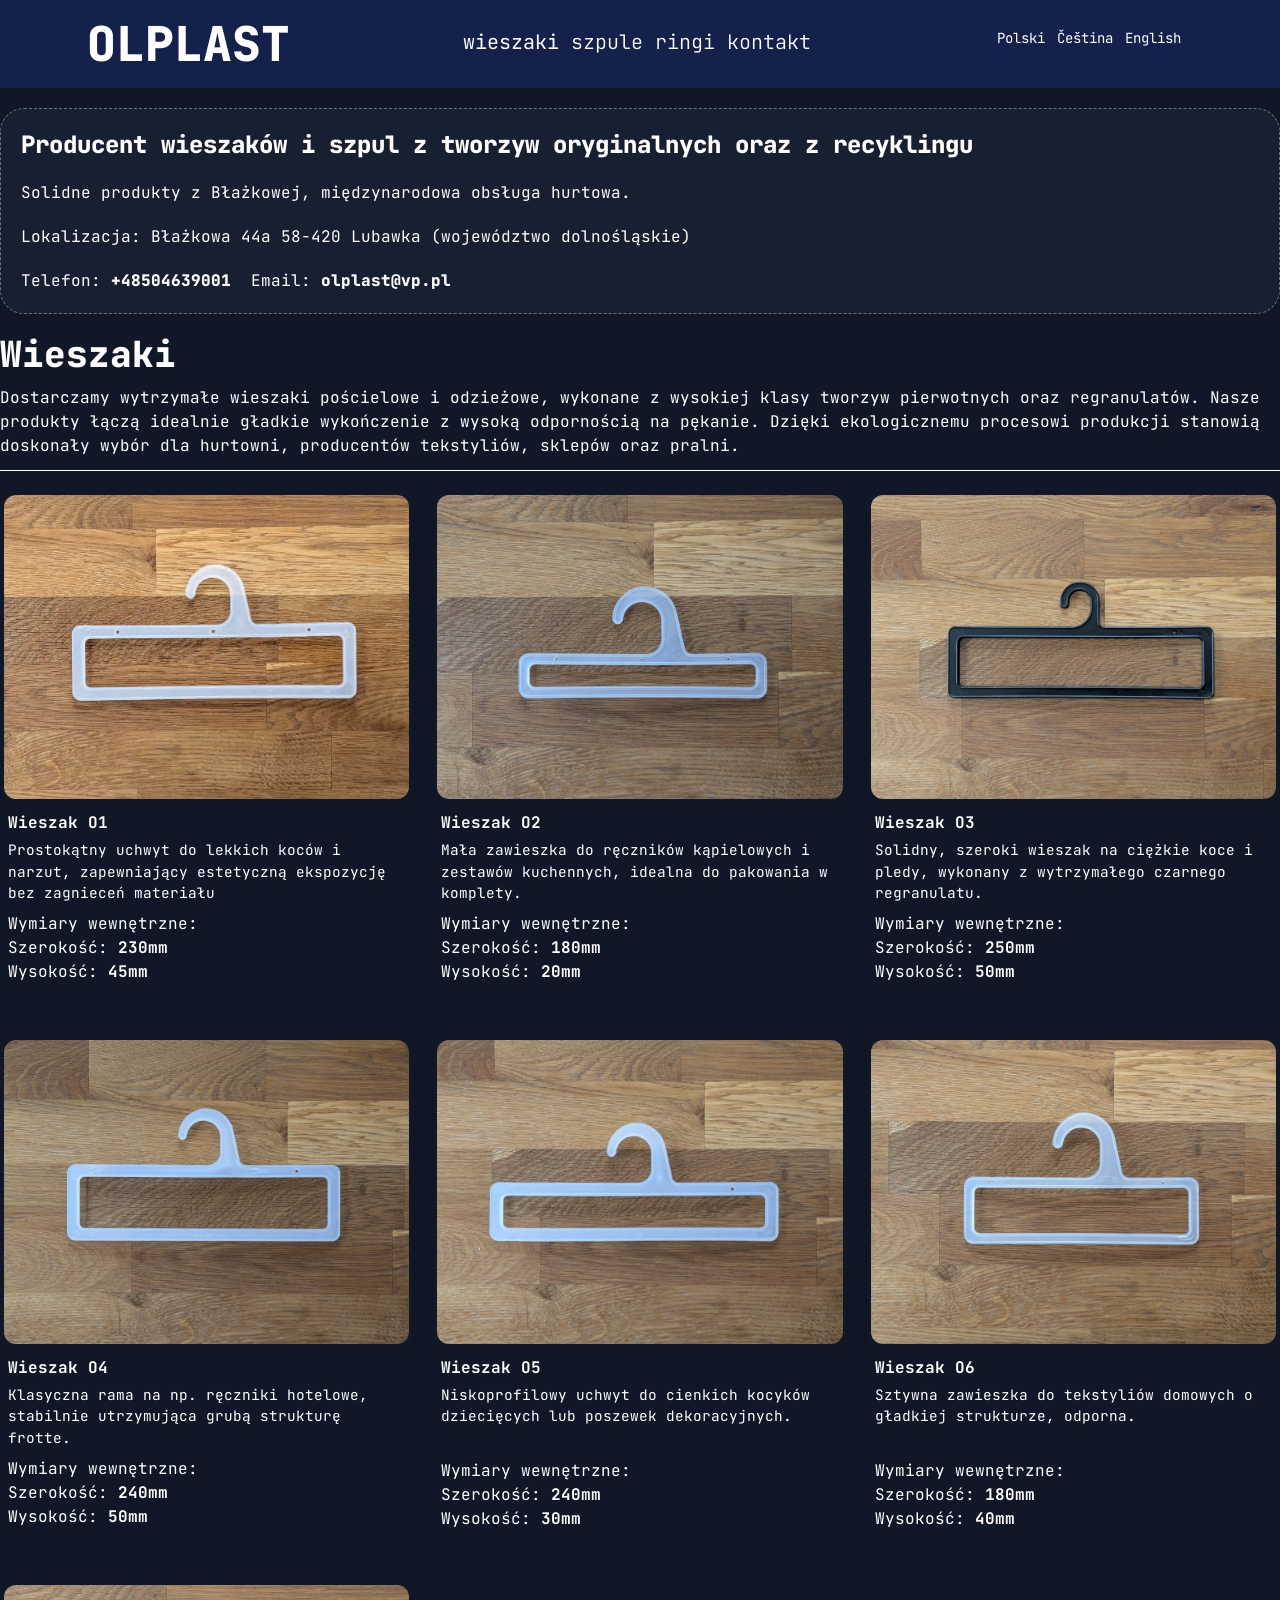
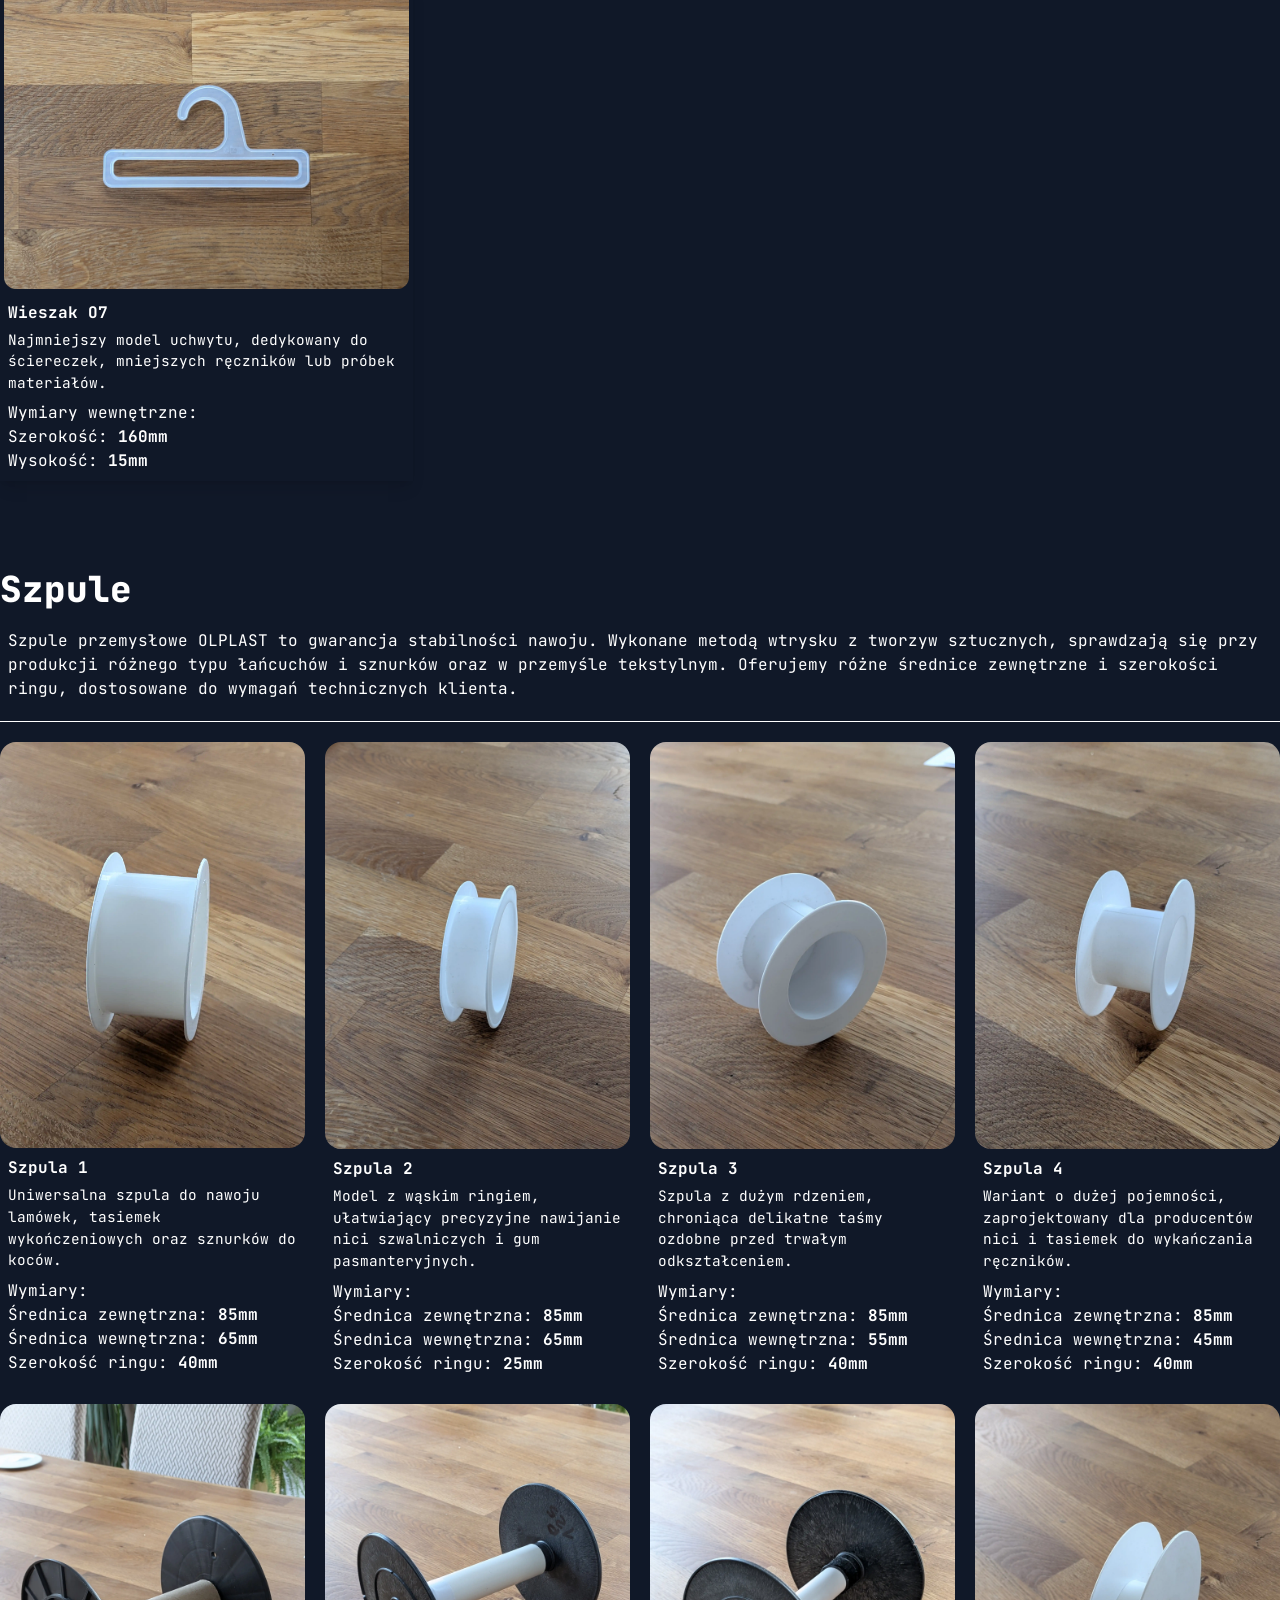
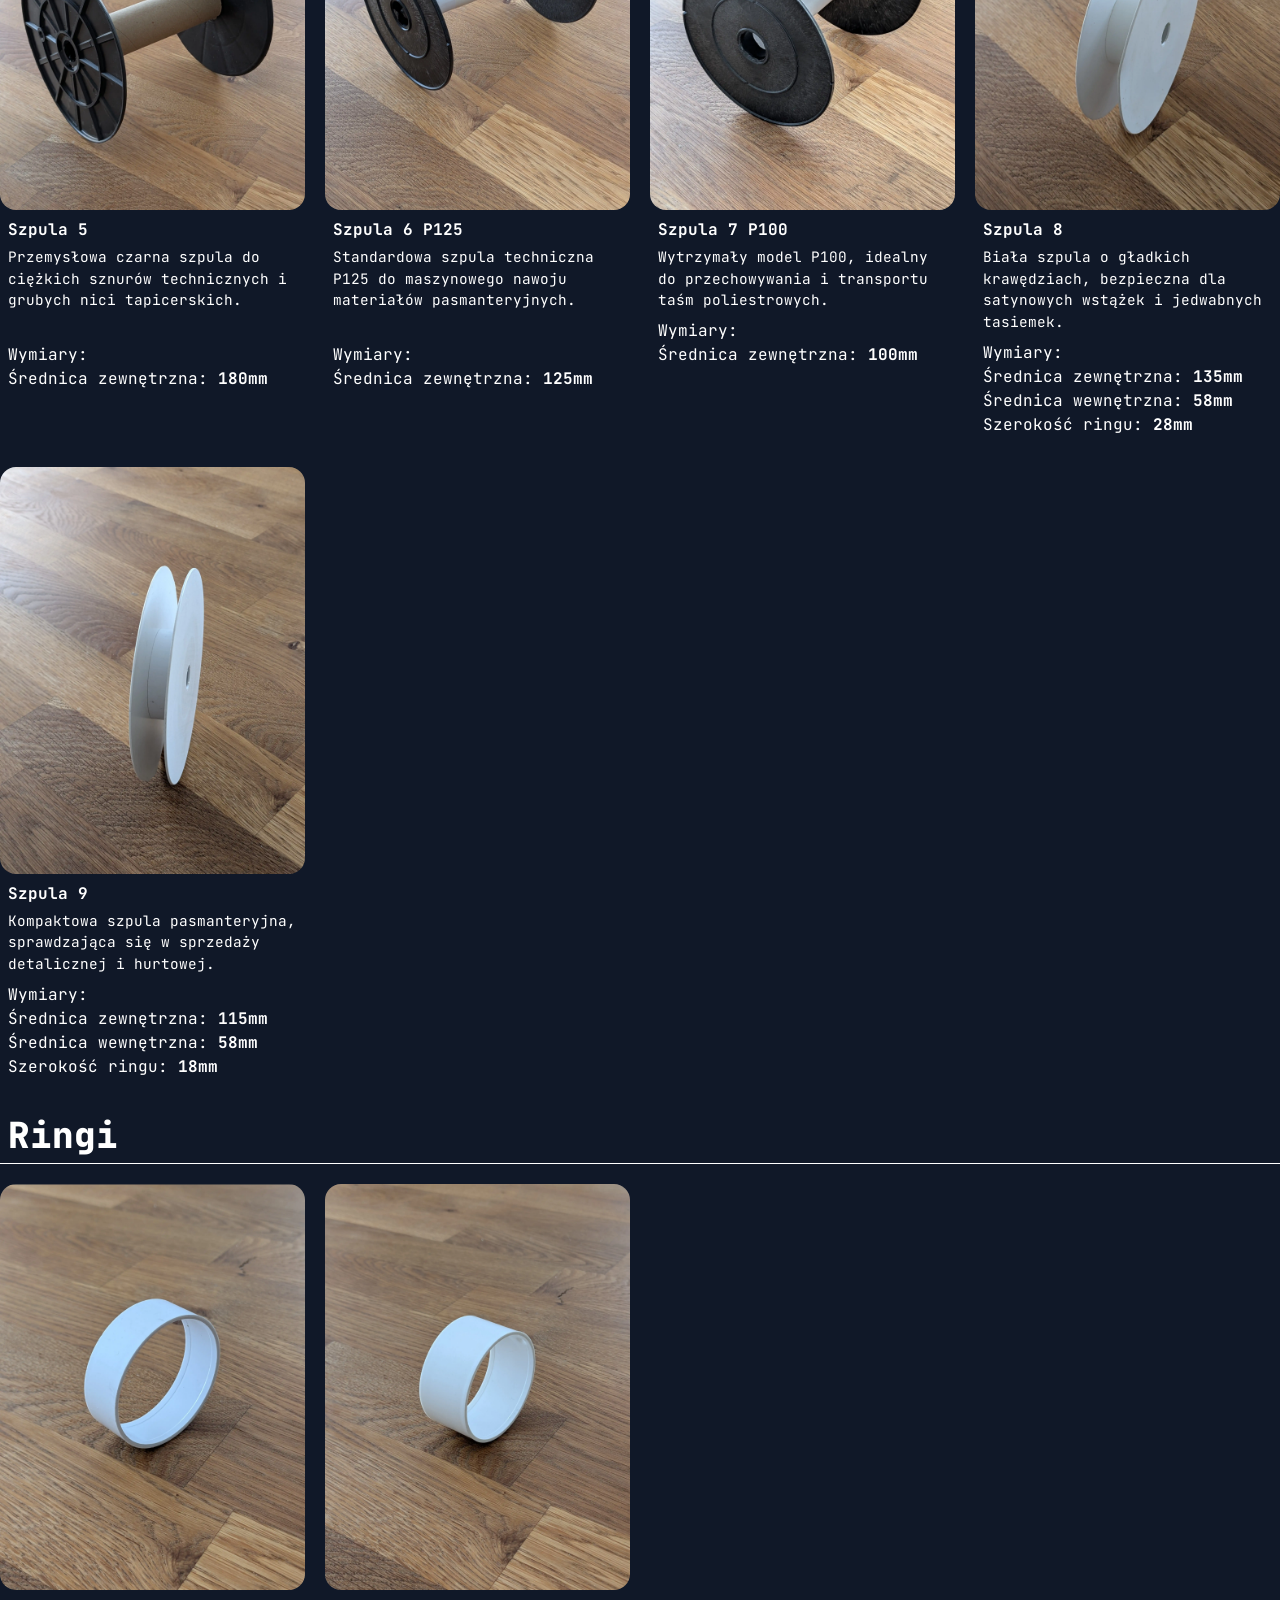
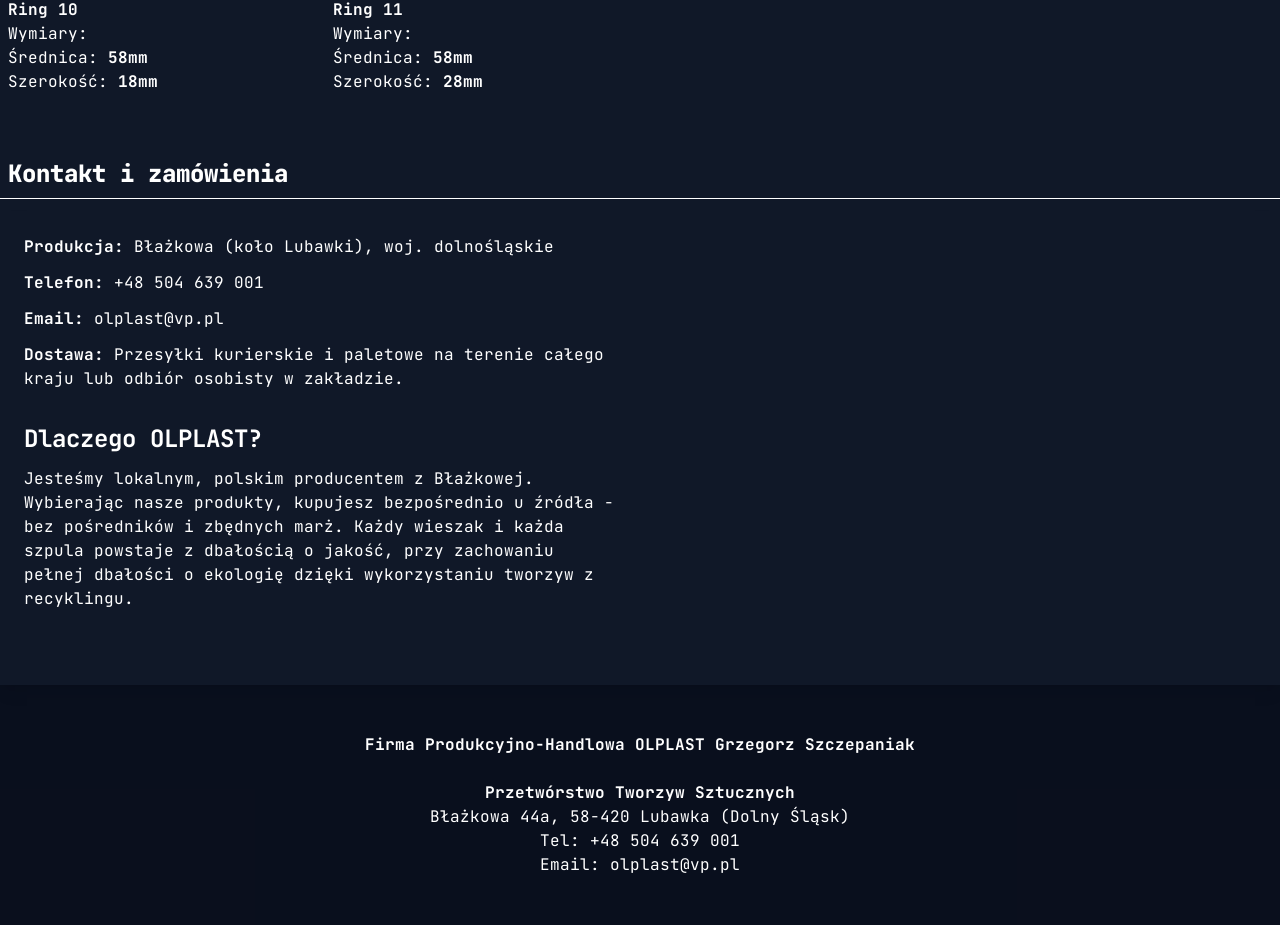
<file: index.html>
<!DOCTYPE html>
<html lang="pl">
<head>
    <meta charset="UTF-8">
    <meta name="viewport" content="width=device-width, initial-scale=1.0">
    <title>Producent Wieszaków i Szpul - Dolny Śląsk</title>
    <link rel="icon" type="image/x-icon" href="/static/favicon.png">
    <meta name="description"
          content="Produkcja wieszaków i szpul z tworzyw z recyklingu. Zakład w Błażkowej koło Lubawki. Kontakt: +48 504 639 001.">
    <link rel="stylesheet" href="/output.css">
    <link rel="canonical" href="https://olplast-produkcja.pl/">
    <link rel="preconnect" href="https://fonts.googleapis.com">
    <link rel="preconnect" href="https://fonts.gstatic.com" crossorigin>
    <link rel="preconnect" href="https://fonts.googleapis.com">
    <link rel="preconnect" href="https://fonts.gstatic.com" crossorigin>
    <link href="https://fonts.googleapis.com/css2?family=JetBrains+Mono:ital,wght@0,100..800;1,100..800&display=swap" rel="stylesheet">
    <style>
        html {
            scroll-behavior: smooth;
        }
    </style>
</head>
<body class="bg-gray-900 text-white" style="font-family: 'JetBrains Mono'">

<nav class="sticky top-0 shadow bg-blue-950/80 backdrop-blur-xl px-4 sm:px-0">
    <div class="container flex flex-wrap sm:w-vw-80 mx-auto py-5 justify-start sm:justify-around">
        <a class="text-5xl font-extrabold" href="#">OLPLAST</a>
        <ul class="flex text-xl items-bottom mt-2">
            <li class="me-3">
                <a class=" text-xl hover:font-bold ease-in-out duration-300" href="#wieszaki">wieszaki</a>
            </li>
            <li class="me-3">
                <a class="font-light text-xl hover:font-bold ease-in-out duration-300" href="#szpule">szpule</a>
            </li>
            <li class="me-3">
                <a class="font-light text-xl hover:font-bold ease-in-out duration-300" href="#ringi">ringi</a>
            </li>
            <li class="me-3">
                <a class="font-light text2xl hover:font-bold ease-in-out duration-300" href="#kontakt">kontakt</a>
            </li>
        </ul>
        <ul class="flex text-sm mt-2">
            <li class="me-3">
                <a href="index.html">Polski</a>
            </li>
            <li class="me-3">
                <a href="index_cz.html">Čeština</a>
            </li>
            <li class="me-3">
                <a href="index_en.html">English</a>
            </li>
        </ul>
    </div>
</nav>
<div class="container w-vw-80 mx-auto px-4 sm:px-0">
    <div class="my-5 p-5 rounded-3xl bg-gray-800/50 border border-dashed border-gray-500">
        <header class="text-start">
            <h1 class="font-extrabold text-2xl">
                Producent wieszaków i szpul z tworzyw oryginalnych oraz z recyklingu
            </h1>
            <p class="mt-5">Solidne produkty z Błażkowej, międzynarodowa obsługa hurtowa.</p>
            <p class="mt-5">Lokalizacja: Błażkowa 44a 58-420 Lubawka (województwo dolnośląskie)</p>
            <div class="flex gap-5">
                <p class="mt-5">Telefon: <span class="font-extrabold">+48504639001</span>  </p>
                <p class="mt-5">Email: <span class="font-extrabold">olplast@vp.pl</span> </p>
            </div>
        </header>
    </div>

    <div class="my-5 grid gap-3">
        <h2 id="wieszaki" class="text-4xl font-extrabold"><b>Wieszaki</b></h2>
        <p class="text-l">Dostarczamy wytrzymałe wieszaki pościelowe i odzieżowe, wykonane z wysokiej klasy tworzyw
            pierwotnych oraz regranulatów. Nasze produkty łączą idealnie gładkie wykończenie z wysoką odpornością na
            pękanie. Dzięki ekologicznemu procesowi produkcji stanowią doskonały wybór dla hurtowni, producentów
            tekstyliów, sklepów oraz pralni.</p>
        <hr>
    </div>

    <div class="grid grid-cols-1 sm:grid-cols-3 gap-5">
        <div class="col-span-1">
            <div class="card shadow-lg">
                <div class="card-body">
                    <img src="static/o1.webp" class="rounded-2xl p-1" alt="Wieszak plastikowy O1 - producent OLPLAST"
                         style="width: 100%;">
                    <div class="p-2">
                        <b class="fs-3">Wieszak O1</b>
                        <p class="mt-1 mb-2 text-secondary" style="font-size: 0.9rem;">Prostokątny uchwyt do lekkich
                            koców i narzut, zapewniający estetyczną ekspozycję bez zagnieceń materiału</p>
                        <p>
                            Wymiary wewnętrzne:<br>
                            Szerokość: <b>230mm</b><br>
                            Wysokość: <b>45mm</b>
                        </p>
                    </div>
                </div>
            </div>
        </div>

        <div class="card shadow-lg col-span-1">
            <div class="card-body">
                <img src="static/o2.webp" class="rounded-2xl p-1" alt="Wieszak plastikowy O2 - producent OLPLAST"
                     style="width: 100%;">
                <div class="p-2">
                    <b class="fs-3">Wieszak O2</b>
                    <p class="mt-1 mb-2 text-secondary" style="font-size: 0.9rem;">Mała zawieszka do ręczników
                        kąpielowych i zestawów kuchennych, idealna do pakowania w komplety.</p>
                    <p>
                        Wymiary wewnętrzne:<br>
                        Szerokość: <b>180mm</b><br>
                        Wysokość: <b>20mm</b>
                    </p>
                </div>
            </div>
        </div>

        <div class="card shadow-lg col-span-1">
            <div class="card-body">
                <img src="static/o3.webp" class="rounded-2xl p-1" alt="Wieszak plastikowy O3 - producent OLPLAST"
                     style="width: 100%;">
                <div class="p-2">
                    <b class="fs-3">Wieszak O3</b>
                    <p class="mt-1 mb-2 text-secondary" style="font-size: 0.9rem;">Solidny, szeroki wieszak na
                        ciężkie koce i pledy, wykonany z wytrzymałego czarnego regranulatu.</p>
                    <p>
                        Wymiary wewnętrzne:<br>
                        Szerokość: <b>250mm</b><br>
                        Wysokość: <b>50mm</b><br>
                        <br>
                    </p>
                </div>
            </div>
        </div>

        <div class="card shadow-lg col-span-1">
            <div class="card-body">
                <img src="static/o4.webp" class="rounded-2xl p-1" alt="Wieszak plastikowy O4 - producent OLPLAST"
                     style="width: 100%;">
                <div class="p-2">
                    <b class="fs-3">Wieszak O4</b>
                    <p class="mt-1 mb-2 text-secondary" style="font-size: 0.9rem;">Klasyczna rama na np. ręczniki
                        hotelowe, stabilnie utrzymująca grubą strukturę frotte.</p>
                    <p>
                        Wymiary wewnętrzne:<br>
                        Szerokość: <b>240mm</b><br>
                        Wysokość: <b>50mm</b><br>
                        <br>
                    </p>
                </div>
            </div>
        </div>

        <div class="card shadow-lg col-span-1">
            <div class="card-body">
                <img src="static/o5.webp" class="rounded-2xl p-1" alt="Wieszak plastikowy O5 - producent OLPLAST"
                     style="width: 100%;">
                <div class="p-2">
                    <b class="fs-3">Wieszak O5</b>
                    <p class="mt-1 mb-2 text-secondary" style="font-size: 0.9rem;">Niskoprofilowy uchwyt do cienkich
                        kocyków dziecięcych lub poszewek dekoracyjnych.</p> <br>
                    <p>
                        Wymiary wewnętrzne:<br>
                        Szerokość: <b>240mm</b><br>
                        Wysokość: <b>30mm</b>
                    </p>
                </div>
            </div>
        </div>

        <div class="card shadow-lg col-span-1">
            <div class="card-body">
                <img src="static/o6.webp" class="rounded-2xl p-1" alt="Wieszak plastikowy O6 - producent OLPLAST"
                     style="width: 100%;">
                <div class="p-2">
                    <b class="fs-3">Wieszak O6</b>
                    <p class="mt-1 mb-2 text-secondary" style="font-size: 0.9rem;">Sztywna zawieszka do tekstyliów
                        domowych o gładkiej strukturze, odporna.</p> <br>
                    <p>
                        Wymiary wewnętrzne:<br>
                        Szerokość: <b>180mm</b><br>
                        Wysokość: <b>40mm</b>
                    </p>
                </div>
            </div>
        </div>

        <div class="card shadow-lg col-span-1">
            <div class="card-body">
                <img src="static/o7.webp" class="rounded-2xl p-1" alt="Wieszak plastikowy O7 - producent OLPLAST"
                     style="width: 100%;">
                <div class="p-2">
                    <b class="fs-3">Wieszak O7</b>
                    <p class="mt-1 mb-2 text-secondary" style="font-size: 0.9rem;">Najmniejszy model uchwytu, dedykowany
                        do ściereczek, mniejszych ręczników lub próbek materiałów. <br></p>
                    <p>
                        Wymiary wewnętrzne:<br>
                        Szerokość: <b>160mm</b><br>
                        Wysokość: <b>15mm</b>
                    </p>
                </div>
            </div>
        </div>
    </div>

    <div class="mt-22 grid gap-3">
        <h2 id="szpule" class="text-4xl font-extrabold"><b>Szpule</b></h2>
        <p class="p-2 fs-5">Szpule przemysłowe OLPLAST to gwarancja stabilności nawoju. Wykonane metodą wtrysku z
            tworzyw
            sztucznych, sprawdzają się przy produkcji różnego typu łańcuchów i sznurków oraz w przemyśle tekstylnym.
            Oferujemy różne średnice zewnętrzne i szerokości ringu, dostosowane do wymagań technicznych klienta.</p>
        <hr>
    </div>

    <div class="grid gap-5 grid-cols-1 sm:grid-cols-4 mt-5">

        <div class="col-span-1">
            <div class="card">
                <div class="card-body">
                    <div class="flex rounded-2xl overflow-scroll">

                        <img src="static/sz11.webp"
                             alt="Szpula plastikowa przemysłowa 65mm - Dolny Śląsk">

                        <img src="static/sz12.webp"
                             alt="Szpula plastikowa przemysłowa 65mm - Dolny Śląsk">

                    </div>
                    <div class="p-2">
                        <b class="fs-3">Szpula 1</b>
                        <p class="mt-1 mb-2 text-secondary" style="font-size: 0.9rem;">Uniwersalna szpula do nawoju
                            lamówek,
                            tasiemek wykończeniowych oraz sznurków do koców. <br></p>
                        <p>
                            Wymiary:<br>
                            Średnica zewnętrzna: <b>85mm</b><br>
                            Średnica wewnętrzna: <b>65mm</b><br>
                            Szerokość ringu: <b>40mm</b>
                        </p>
                    </div>
                </div>
            </div>
        </div>
        <div class="col-span-1">
            <div class="card">
                <div class="flex overflow-scroll rounded-2xl">
                    <img src="static/sz21.webp"
                         alt="Szpula plastikowa przemysłowa 65mm - Dolny Śląsk">

                    <img src="static/sz22.webp"
                         alt="Szpula plastikowa przemysłowa 65mm - Dolny Śląsk">
                </div>
                <div class="p-2">
                    <b class="fs-3">Szpula 2</b>
                    <p class="mt-1 mb-2 text-secondary" style="font-size: 0.9rem;">Model z wąskim ringiem, ułatwiający
                        precyzyjne nawijanie nici szwalniczych i gum pasmanteryjnych. <br></p>
                    <p>
                        Wymiary:<br>
                        Średnica zewnętrzna: <b>85mm</b><br>
                        Średnica wewnętrzna: <b>65mm</b><br>
                        Szerokość ringu: <b>25mm</b>
                    </p>
                </div>
            </div>
        </div>
        <div class="col-span-1">
            <div class="flex rounded-2xl overflow-scroll">
                <img src="static/sz31.webp"
                     alt="Szpula plastikowa przemysłowa 55mm - Dolny Śląsk">

                <img src="static/sz32.webp"
                     alt="Szpula plastikowa przemysłowa 55mm - Dolny Śląsk">
            </div>
            <div class="p-2">
                <b class="fs-3">Szpula 3</b>
                <p class="mt-1 mb-2 text-secondary" style="font-size: 0.9rem;">Szpula z dużym rdzeniem,
                    chroniąca
                    delikatne taśmy ozdobne przed trwałym odkształceniem. <br></p>
                <p>
                    Wymiary:<br>
                    Średnica zewnętrzna: <b>85mm</b><br>
                    Średnica wewnętrzna: <b>55mm</b><br>
                    Szerokość ringu: <b>40mm</b>
                </p>
            </div>
        </div>
        <div class="col-span-1">
            <div class="flex overflow-hidden rounded-2xl">
                <img src="static/sz41.webp"
                     alt="Szpula plastikowa przemysłowa 45mm - Dolny Śląsk">

                <img src="static/sz42.webp"
                     alt="Szpula plastikowa przemysłowa 45mm - Dolny Śląsk">
            </div>

            <div class="p-2">
                <b class="fs-3">Szpula 4</b>
                <p class="mt-1 mb-2 text-secondary" style="font-size: 0.9rem;">Wariant o dużej pojemności,
                    zaprojektowany dla producentów nici i tasiemek do wykańczania ręczników.</p>
                <p>
                    Wymiary:<br>
                    Średnica zewnętrzna: <b>85mm</b><br>
                    Średnica wewnętrzna: <b>45mm</b><br>
                    Szerokość ringu: <b>40mm</b>
                </p>
            </div>
        </div>
        <div class="col-span-1">
            <div class="flex overflow-scroll rounded-2xl">
                <img src="static/sz51.webp" class="d-block w-100 rounded-2"
                     alt="Szpula plastikowa przemysłowa 180mm - Dolny Śląsk">

                <img src="static/sz52.webp" class="d-block w-100 rounded-2"
                     alt="Szpula plastikowa przemysłowa 180mm - Dolny Śląsk">
            </div>

            <div class="p-2">
                <b class="fs-3">Szpula 5</b>
                <p class="mt-1 mb-2 text-secondary" style="font-size: 0.9rem;">Przemysłowa czarna szpula do
                    ciężkich
                    sznurów technicznych i grubych nici tapicerskich. <br></p> <br>
                <p>
                    Wymiary:<br>
                    Średnica zewnętrzna: <b>180mm</b><br>
                    <br><br>
                </p>
            </div>
        </div>
        <div class="col-span-1">
            <div class="flex overflow-hidden rounded-2xl">
                <img src="static/sz61.webp" class="d-block w-100 rounded-2"
                     alt="Szpula plastikowa przemysłowa 125mm - Dolny Śląsk">

                <img src="static/sz62.webp" class="d-block w-100 rounded-2"
                     alt="Szpula plastikowa przemysłowa 125mm - Dolny Śląsk">
            </div>

            <div class="p-2">
                <b class="fs-3">Szpula 6 P125</b>
                <p class="mt-1 mb-2 text-secondary" style="font-size: 0.9rem;">Standardowa szpula techniczna
                    P125 do
                    maszynowego nawoju materiałów pasmanteryjnych. <br></p> <br>
                <p>
                    Wymiary:<br>
                    Średnica zewnętrzna: <b>125mm</b><br>
                    <br><br>
                </p>
            </div>
        </div>
        <div class="col-span-1">


            <div class="flex overflow-scroll rounded-2xl">
                <img src="static/sz71.webp" class="d-block w-100 rounded-2"
                     alt="Szpula plastikowa przemysłowa 100mm - Dolny Śląsk">

                <img src="static/sz72.webp" class="d-block w-100 rounded-2"
                     alt="Szpula plastikowa przemysłowa 100mm - Dolny Śląsk">
            </div>

            <div class="p-2">
                <b class="fs-3">Szpula 7 P100</b>
                <p class="mt-1 mb-2 text-secondary" style="font-size: 0.9rem;">Wytrzymały model P100, idealny do
                    przechowywania i transportu taśm poliestrowych. <br></p>
                <p>
                    Wymiary:<br>
                    Średnica zewnętrzna: <b>100mm</b><br>
                    <br><br>
                </p>
            </div>
        </div>
        <div class="col-span-1">
            <div class="flex overflow-scroll rounded-2xl">
                <img src="static/sz81.webp" class="d-block w-100 rounded-2"
                     alt="Szpula plastikowa przemysłowa 58mm - Dolny Śląsk">

                <img src="static/sz82.webp" class="d-block w-100 rounded-2"
                     alt="Szpula plastikowa przemysłowa 58mm - Dolny Śląsk">
            </div>
            <div class="p-2">
                <b class="fs-3">Szpula 8</b>
                <p class="mt-1 mb-2 text-secondary" style="font-size: 0.9rem;">Biała szpula o gładkich
                    krawędziach,
                    bezpieczna dla satynowych wstążek i jedwabnych tasiemek. <br></p>
                <p>
                    Wymiary:<br>
                    Średnica zewnętrzna: <b>135mm</b><br>
                    Średnica wewnętrzna: <b>58mm</b><br>
                    Szerokość ringu: <b>28mm</b>
                </p>
            </div>
        </div>
        <div class="col-span-1">
            <div class="flex overflow-scroll rounded-2xl">
                <img src="static/sz91.webp"
                     alt="Szpula plastikowa przemysłowa 58mm - Dolny Śląsk">
                <img src="static/sz92.webp"
                     alt="Szpula plastikowa przemysłowa 58mm - Dolny Śląsk">
            </div>
            <div class="p-2">
                <b class="fs-3">Szpula 9</b>
                <p class="mt-1 mb-2 text-secondary" style="font-size: 0.9rem;">Kompaktowa szpula pasmanteryjna,
                    sprawdzająca się w sprzedaży detalicznej i hurtowej. <br></p>
                <p>
                    Wymiary:<br>
                    Średnica zewnętrzna: <b>115mm</b><br>
                    Średnica wewnętrzna: <b>58mm</b><br>
                    Szerokość ringu: <b>18mm</b>
                </p>
            </div>
        </div>
    </div>


    <div>
        <h2 id="ringi" class="mt-5 text-4xl font-bold p-2"><b>Ringi</b></h2>
        <hr>
    </div>
    <div class="grid grid-cols-1 sm:grid-cols-4 gap-5 mt-5">
        <div class="col-span-1">

            <div class="flex overflow-scroll rounded-2xl">
                <img src="static/r101.webp" class="d-block w-100 rounded-2"
                     alt="Ring do szpuli 58mm - OLPLAST">

                <img src="static/r102.webp" class="d-block w-100 rounded-2"
                     alt="Ring do szpuli 58mm - OLPLAST">
            </div>
            <div class="p-2">
                <b class="fs-3">Ring 10</b>
                <p>
                    Wymiary:<br>
                    Średnica: <b>58mm</b><br>
                    Szerokość: <b>18mm</b><br>
                </p>
            </div>

        </div>
        <div class="col-span-1">
            <div class="flex overflow-scroll rounded-2xl">
                <img src="static/r111.webp" class="d-block w-100 rounded-2"
                     alt="Ring do szpuli 58mm - OLPLAST">

                <img src="static/r112.webp" class="d-block w-100 rounded-2"
                     alt="Ring do szpuli 58mm - OLPLAST">
            </div>

            <div class="p-2">
                <b class="fs-3">Ring 11</b>
                <p>
                    Wymiary:<br>
                    Średnica: <b>58mm</b><br>
                    Szerokość: <b>28mm</b><br>
                </p>
            </div>
        </div>
    </div>
</div>

</div>

</div>
</div>
<div class="container w-vw-80 mx-auto px-4 sm:px-0">
    <h2 id="kontakt" class="font-bold text-2xl p-2 mt-12"><b>Kontakt i zamówienia</b></h2>
    <hr>
    <div class="card shadow-lg rounded-4 mt-3">
        <div class="card-body">
            <div class="grid grid-cols-2">
                <div class="col-span-2 sm:col-span-1 p-3">
                    <div id="kontakt" class="p-3 rounded grid gap-3">
                        <p><b>Produkcja:</b> Błażkowa (koło Lubawki), woj. dolnośląskie</p>
                        <p><b>Telefon:</b> +48 504 639 001</p>
                        <p><b>Email:</b> olplast@vp.pl</p>
                        <p><b>Dostawa:</b> Przesyłki kurierskie i paletowe na terenie całego kraju lub odbiór osobisty w
                            zakładzie.</p>

                        <h3 class="font-bold text-2xl mt-5">Dlaczego OLPLAST?</h3>
                        <p>Jesteśmy lokalnym, polskim producentem z Błażkowej. Wybierając nasze produkty, kupujesz
                            bezpośrednio u źródła - bez pośredników i zbędnych marż. Każdy wieszak i każda szpula
                            powstaje z dbałością o jakość, przy zachowaniu pełnej dbałości o ekologię dzięki
                            wykorzystaniu tworzyw z recyklingu.</p>
                    </div>
                </div>
                <div class="justify-center col-span-2 sm:col-span-1 p-3">
                    <iframe class="rounded-3xl p-3" style="max-width: 100%;"
                            src="https://www.google.com/maps/embed?pb=!1m18!1m12!1m3!1d2524.772169781466!2d15.984154277324505!3d50.74271437164955!2m3!1f0!2f0!3f0!3m2!1i1024!2i768!4f13.1!3m3!1m2!1s0x470ef1cf06047cdf%3A0x966005f451457cb5!2sOlplast!5e0!3m2!1spl!2spl!4v1776193102967!5m2!1spl!2spl"
                            width="600" height="450" style="border:0;" allowfullscreen="" loading="lazy"
                            referrerpolicy="no-referrer-when-downgrade"></iframe>
                </div>
            </div>
        </div>
    </div>
</div>
<footer class="justify-content-center text-center p-12 bg-gray-950/50">
    <p><strong>Firma Produkcyjno-Handlowa OLPLAST Grzegorz Szczepaniak<br> <br>Przetwórstwo Tworzyw Sztucznych</strong>
    </p>
    <p>Błażkowa 44a, 58-420 Lubawka (Dolny Śląsk)</p>
    <p>Tel: +48 504 639 001</p>
    <p>Email: olplast@vp.pl</p>
</footer>
</div>
</div>

<script src="https://cdn.jsdelivr.net/npm/bootstrap@5.3.8/dist/js/bootstrap.bundle.min.js"
        integrity="sha384-FKyoEForCGlyvwx9Hj09JcYn3nv7wiPVlz7YYwJrWVcXK/BmnVDxM+D2scQbITxI"
        crossorigin="anonymous"></script>
</body>
</html>
</file>
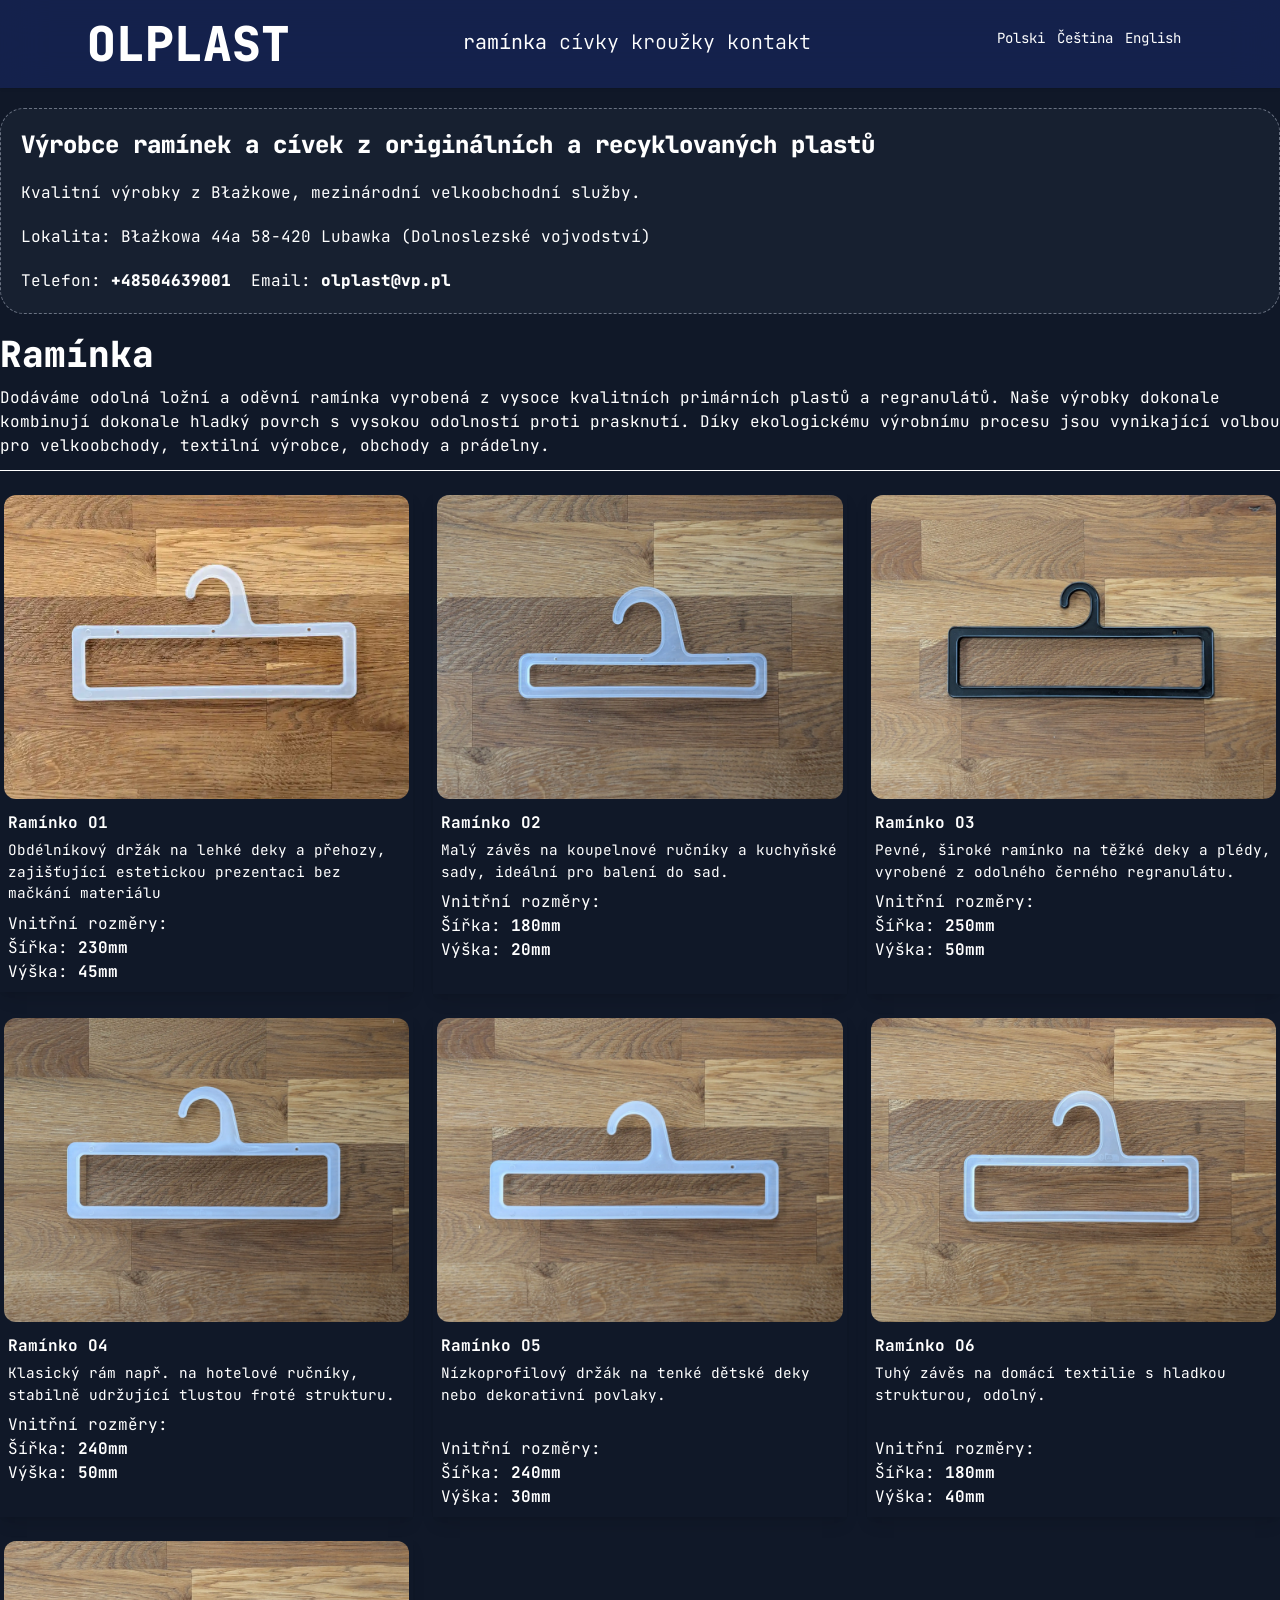
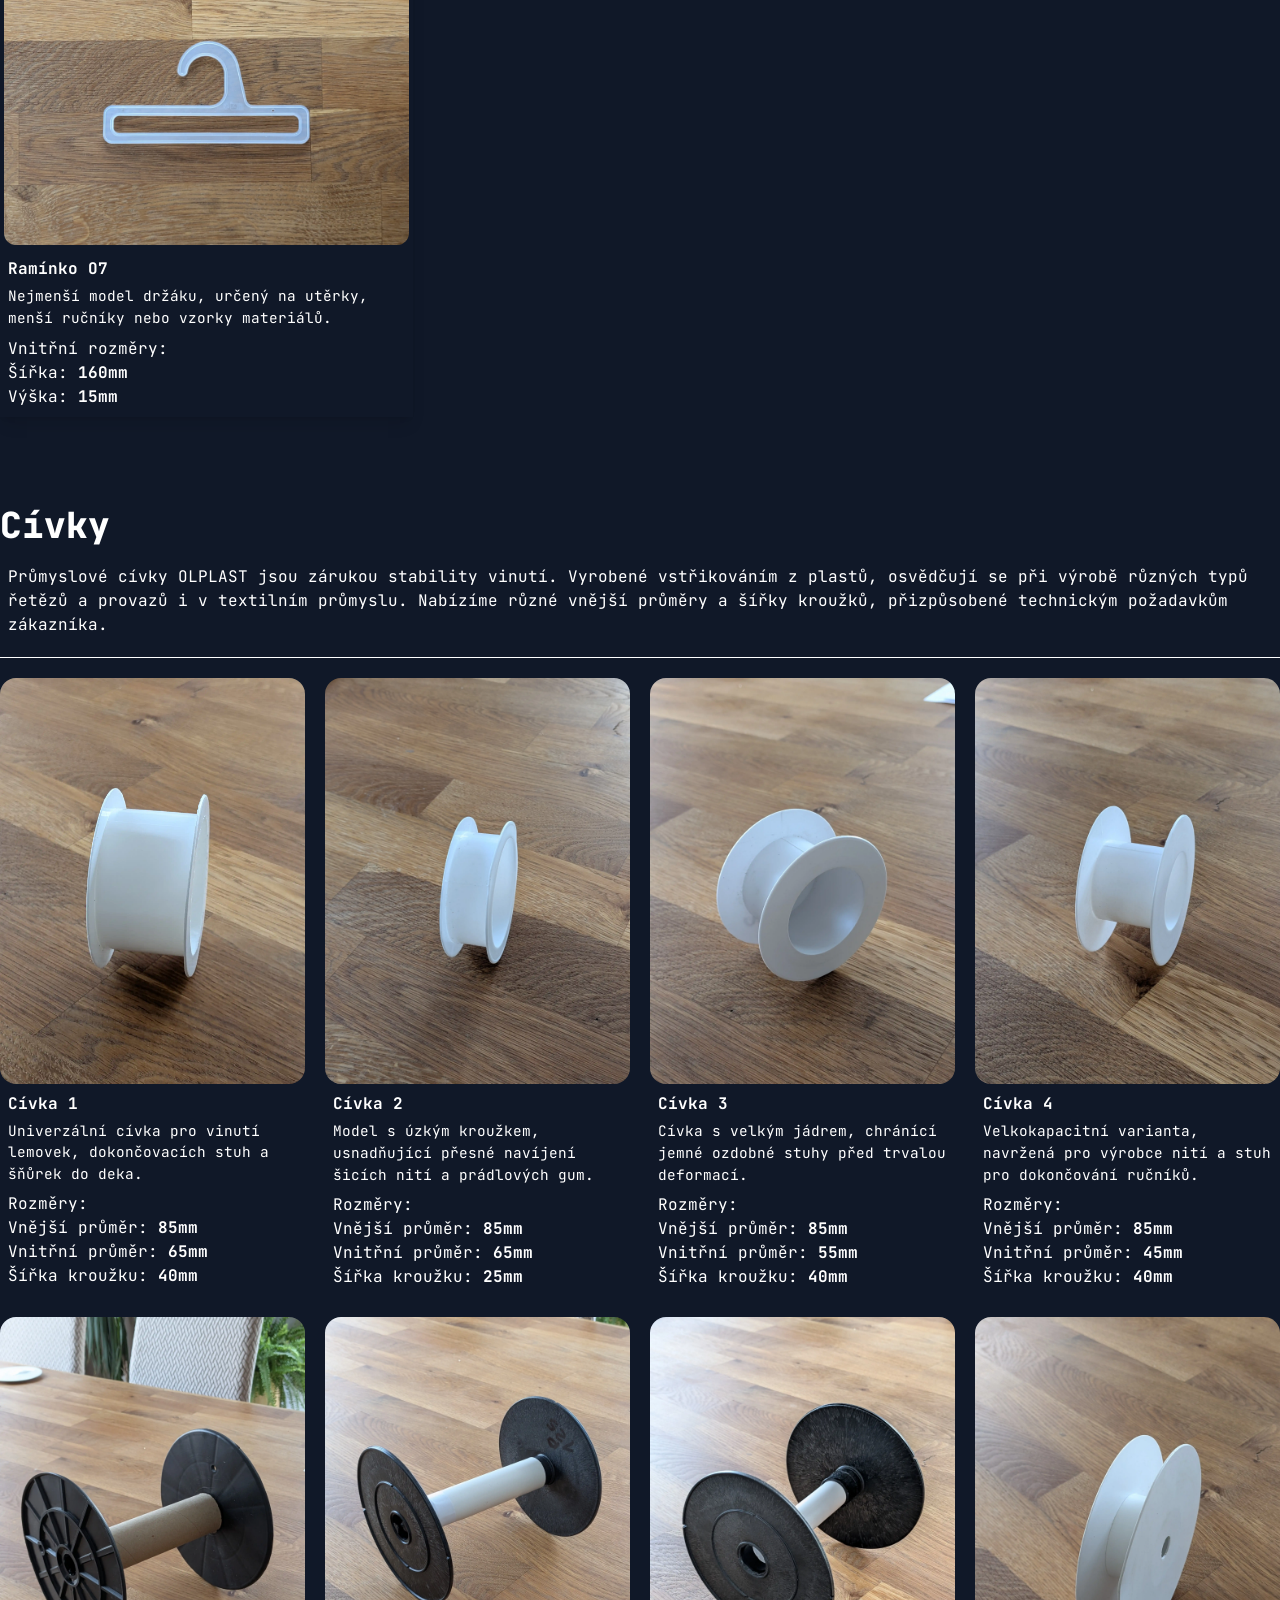
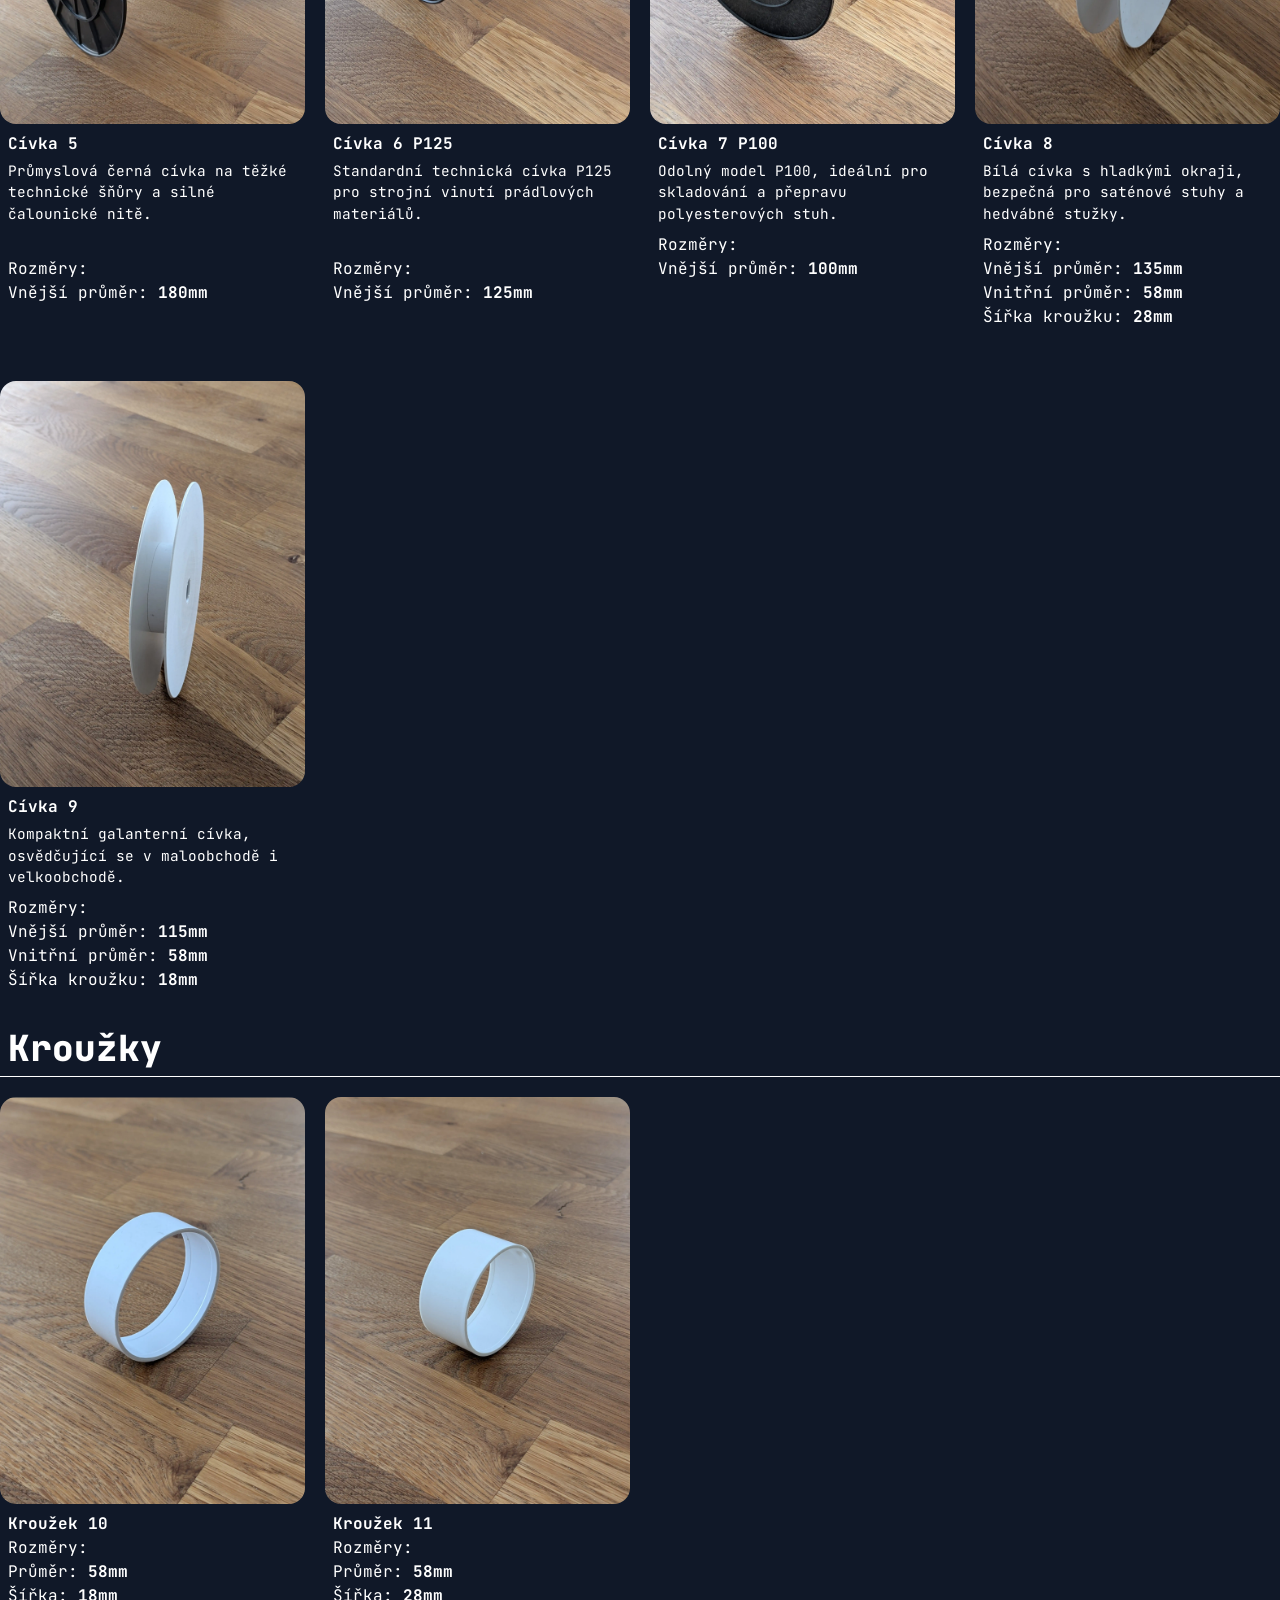
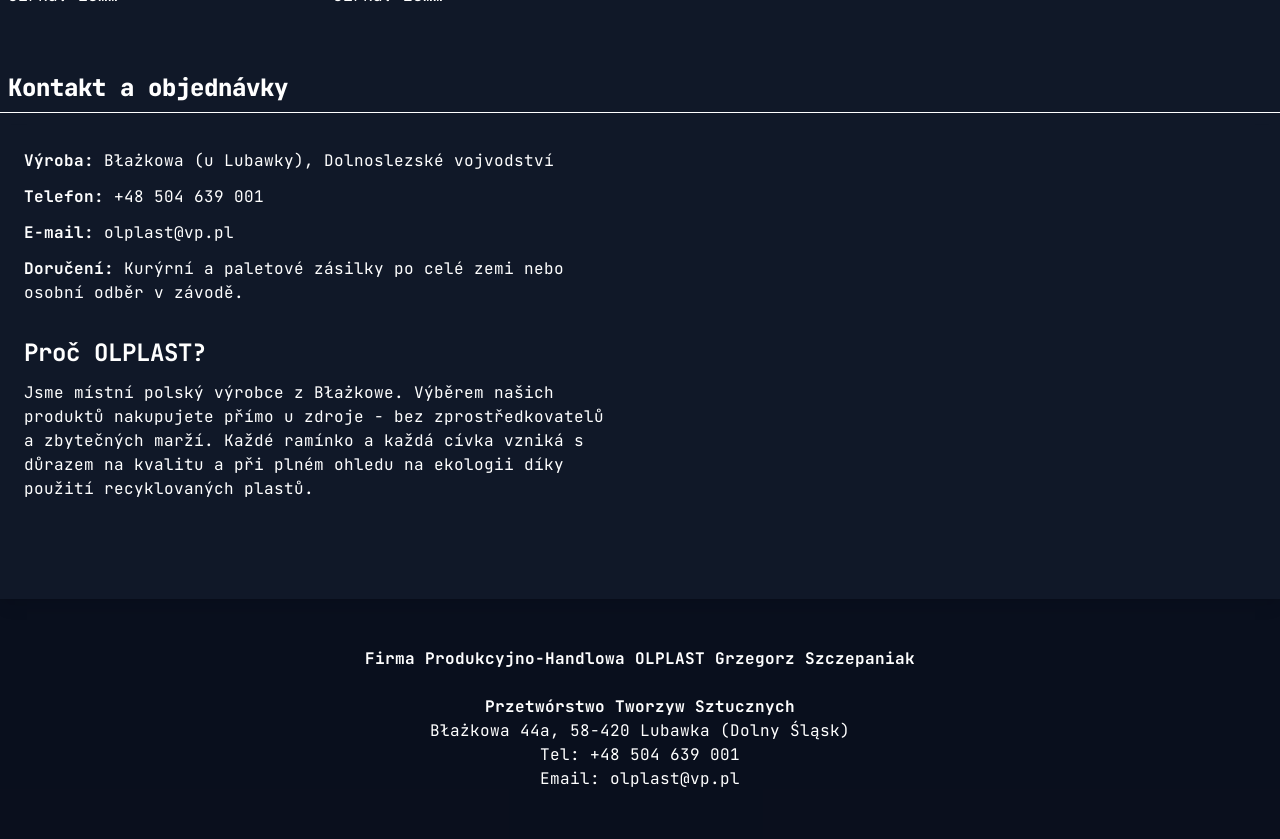
<file: index_cz.html>
<!DOCTYPE html>
<html lang="cs">
<head>
    <meta charset="UTF-8">
    <meta name="viewport" content="width=device-width, initial-scale=1.0">
    <title>Výrobce ramínek a cívek - Dolní Slezsko</title>
    <link rel="icon" type="image/x-icon" href="/static/favicon.png">
    <meta name="description"
          content="Výroba ramínek a cívek z recyklovaných plastů. Závod v Błażkowé u Lubawky. Kontakt: +48 504 639 001.">
    <link rel="stylesheet" href="/output.css">
    <link rel="canonical" href="https://olplast-produkcja.pl/">
    <link rel="preconnect" href="https://fonts.googleapis.com">
    <link rel="preconnect" href="https://fonts.gstatic.com" crossorigin>
    <link rel="preconnect" href="https://fonts.googleapis.com">
    <link rel="preconnect" href="https://fonts.gstatic.com" crossorigin>
    <link href="https://fonts.googleapis.com/css2?family=JetBrains+Mono:ital,wght@0,100..800;1,100..800&display=swap" rel="stylesheet">
    <style>
        html {
            scroll-behavior: smooth;
        }
    </style>
</head>
<body class="bg-gray-900 text-white" style="font-family: 'JetBrains Mono'">

<nav class="sticky top-0 shadow bg-blue-950/80 backdrop-blur-xl px-4 sm:px-0">
    <div class="container flex flex-wrap sm:w-vw-80 mx-auto py-5 justify-start sm:justify-around">
        <a class="text-5xl font-extrabold" href="#">OLPLAST</a>
        <ul class="flex text-xl items-bottom mt-2">
            <li class="me-3">
                <a class=" text-xl hover:font-bold ease-in-out duration-300" href="#wieszaki">ramínka</a>
            </li>
            <li class="me-3">
                <a class="font-light text-xl hover:font-bold ease-in-out duration-300" href="#szpule">cívky</a>
            </li>
            <li class="me-3">
                <a class="font-light text-xl hover:font-bold ease-in-out duration-300" href="#ringi">kroužky</a>
            </li>
            <li class="me-3">
                <a class="font-light text2xl hover:font-bold ease-in-out duration-300" href="#kontakt">kontakt</a>
            </li>
        </ul>
        <ul class="flex text-sm mt-2">
            <li class="me-3">
                <a href="index.html">Polski</a>
            </li>
            <li class="me-3">
                <a href="index_cz.html">Čeština</a>
            </li>
            <li class="me-3">
                <a href="index_en.html">English</a>
            </li>
        </ul>
    </div>
</nav>
<div class="container w-vw-80 mx-auto px-4 sm:px-0">
    <div class="my-5 p-5 rounded-3xl bg-gray-800/50 border border-dashed border-gray-500">
        <header class="text-start">
            <h1 class="font-extrabold text-2xl">
                Výrobce ramínek a cívek z originálních a recyklovaných plastů
            </h1>
            <p class="mt-5">Kvalitní výrobky z Błażkowe, mezinárodní velkoobchodní služby.</p>
            <p class="mt-5">Lokalita: Błażkowa 44a 58-420 Lubawka (Dolnoslezské vojvodství)</p>
            <div class="flex flex-col gap-5">
                <p class="mt-5">Telefon: <span class="font-extrabold text-pretty">+48504639001</span>  </p>
                <p class="mt-5">Email: <span class="font-extrabold">olplast@vp.pl</span> </p>
            </div>
        </header>
    </div>

    <div class="my-5 grid gap-3">
        <h2 id="wieszaki" class="text-4xl font-extrabold"><b>Ramínka</b></h2>
        <p class="text-l">Dodáváme odolná ložní a oděvní ramínka vyrobená z vysoce kvalitních primárních plastů a regranulátů. Naše výrobky dokonale kombinují dokonale hladký povrch s vysokou odolností proti prasknutí. Díky ekologickému výrobnímu procesu jsou vynikající volbou pro velkoobchody, textilní výrobce, obchody a prádelny.</p>
        <hr>
    </div>

    <div class="grid grid-cols-1 sm:grid-cols-3 gap-5">
        <div class="col-span-1">
            <div class="card shadow-lg">
                <div class="card-body">
                    <img src="static/o1.webp" class="rounded-2xl p-1" alt="Plastové ramínko O1 - výrobce OLPLAST"
                         style="width: 100%;">
                    <div class="p-2">
                        <b class="fs-3">Ramínko O1</b>
                        <p class="mt-1 mb-2 text-secondary" style="font-size: 0.9rem;">Obdélníkový držák na lehké deky a přehozy, zajišťující estetickou prezentaci bez mačkání materiálu</p>
                        <p>
                            Vnitřní rozměry:<br>
                            Šířka: <b>230mm</b><br>
                            Výška: <b>45mm</b>
                        </p>
                    </div>
                </div>
            </div>
        </div>

        <div class="card shadow-lg col-span-1">
            <div class="card-body">
                <img src="static/o2.webp" class="rounded-2xl p-1" alt="Plastové ramínko O2 - výrobce OLPLAST"
                     style="width: 100%;">
                <div class="p-2">
                    <b class="fs-3">Ramínko O2</b>
                    <p class="mt-1 mb-2 text-secondary" style="font-size: 0.9rem;">Malý závěs na koupelnové ručníky a kuchyňské sady, ideální pro balení do sad.</p>
                    <p>
                        Vnitřní rozměry:<br>
                        Šířka: <b>180mm</b><br>
                        Výška: <b>20mm</b>
                    </p>
                </div>
            </div>
        </div>

        <div class="card shadow-lg col-span-1">
            <div class="card-body">
                <img src="static/o3.webp" class="rounded-2xl p-1" alt="Plastové ramínko O3 - výrobce OLPLAST"
                     style="width: 100%;">
                <div class="p-2">
                    <b class="fs-3">Ramínko O3</b>
                    <p class="mt-1 mb-2 text-secondary" style="font-size: 0.9rem;">Pevné, široké ramínko na těžké deky a plédy, vyrobené z odolného černého regranulátu.</p>
                    <p>
                        Vnitřní rozměry:<br>
                        Šířka: <b>250mm</b><br>
                        Výška: <b>50mm</b><br>
                        <br>
                    </p>
                </div>
            </div>
        </div>

        <div class="card shadow-lg col-span-1">
            <div class="card-body">
                <img src="static/o4.webp" class="rounded-2xl p-1" alt="Plastové ramínko O4 - výrobce OLPLAST"
                     style="width: 100%;">
                <div class="p-2">
                    <b class="fs-3">Ramínko O4</b>
                    <p class="mt-1 mb-2 text-secondary" style="font-size: 0.9rem;">Klasický rám např. na hotelové ručníky, stabilně udržující tlustou froté strukturu.</p>
                    <p>
                        Vnitřní rozměry:<br>
                        Šířka: <b>240mm</b><br>
                        Výška: <b>50mm</b><br>
                        <br>
                    </p>
                </div>
            </div>
        </div>

        <div class="card shadow-lg col-span-1">
            <div class="card-body">
                <img src="static/o5.webp" class="rounded-2xl p-1" alt="Plastové ramínko O5 - výrobce OLPLAST"
                     style="width: 100%;">
                <div class="p-2">
                    <b class="fs-3">Ramínko O5</b>
                    <p class="mt-1 mb-2 text-secondary" style="font-size: 0.9rem;">Nízkoprofilový držák na tenké dětské deky nebo dekorativní povlaky.</p> <br>
                    <p>
                        Vnitřní rozměry:<br>
                        Šířka: <b>240mm</b><br>
                        Výška: <b>30mm</b>
                    </p>
                </div>
            </div>
        </div>

        <div class="card shadow-lg col-span-1">
            <div class="card-body">
                <img src="static/o6.webp" class="rounded-2xl p-1" alt="Plastové ramínko O6 - výrobce OLPLAST"
                     style="width: 100%;">
                <div class="p-2">
                    <b class="fs-3">Ramínko O6</b>
                    <p class="mt-1 mb-2 text-secondary" style="font-size: 0.9rem;">Tuhý závěs na domácí textilie s hladkou strukturou, odolný.</p> <br>
                    <p>
                        Vnitřní rozměry:<br>
                        Šířka: <b>180mm</b><br>
                        Výška: <b>40mm</b>
                    </p>
                </div>
            </div>
        </div>

        <div class="card shadow-lg col-span-1">
            <div class="card-body">
                <img src="static/o7.webp" class="rounded-2xl p-1" alt="Plastové ramínko O7 - výrobce OLPLAST"
                     style="width: 100%;">
                <div class="p-2">
                    <b class="fs-3">Ramínko O7</b>
                    <p class="mt-1 mb-2 text-secondary" style="font-size: 0.9rem;">Nejmenší model držáku, určený na utěrky, menší ručníky nebo vzorky materiálů. <br></p>
                    <p>
                        Vnitřní rozměry:<br>
                        Šířka: <b>160mm</b><br>
                        Výška: <b>15mm</b>
                    </p>
                </div>
            </div>
        </div>
    </div>

    <div class="mt-22 grid gap-3">
        <h2 id="szpule" class="text-4xl font-extrabold"><b>Cívky</b></h2>
        <p class="p-2 fs-5">Průmyslové cívky OLPLAST jsou zárukou stability vinutí. Vyrobené vstřikováním z plastů, osvědčují se při výrobě různých typů řetězů a provazů i v textilním průmyslu. Nabízíme různé vnější průměry a šířky kroužků, přizpůsobené technickým požadavkům zákazníka.</p>
        <hr>
    </div>

    <div class="grid gap-5 grid-cols-1 sm:grid-cols-4 mt-5">

        <div class="col-span-1">
            <div class="card">
                <div class="card-body">
                    <div class="flex rounded-2xl overflow-scroll">

                        <img src="static/sz11.webp"
                             alt="Průmyslová plastová cívka 65mm - Dolní Slezsko">

                        <img src="static/sz12.webp"
                             alt="Průmyslová plastová cívka 65mm - Dolní Slezsko">

                    </div>
                    <div class="p-2">
                        <b class="fs-3">Cívka 1</b>
                        <p class="mt-1 mb-2 text-secondary" style="font-size: 0.9rem;">Univerzální cívka pro vinutí lemovek, dokončovacích stuh a šňůrek do deka. <br></p>
                        <p>
                            Rozměry:<br>
                            Vnější průměr: <b>85mm</b><br>
                            Vnitřní průměr: <b>65mm</b><br>
                            Šířka kroužku: <b>40mm</b>
                        </p>
                    </div>
                </div>
            </div>
        </div>
        <div class="col-span-1">
            <div class="card">
                <div class="flex overflow-scroll rounded-2xl">
                    <img src="static/sz21.webp"
                         alt="Průmyslová plastová cívka 65mm - Dolní Slezsko">

                    <img src="static/sz22.webp"
                         alt="Průmyslová plastová cívka 65mm - Dolní Slezsko">
                </div>
                <div class="p-2">
                    <b class="fs-3">Cívka 2</b>
                    <p class="mt-1 mb-2 text-secondary" style="font-size: 0.9rem;">Model s úzkým kroužkem, usnadňující přesné navíjení šicích nití a prádlových gum. <br></p>
                    <p>
                        Rozměry:<br>
                        Vnější průměr: <b>85mm</b><br>
                        Vnitřní průměr: <b>65mm</b><br>
                        Šířka kroužku: <b>25mm</b>
                    </p>
                </div>
            </div>
        </div>
        <div class="col-span-1">
            <div class="flex rounded-2xl overflow-scroll">
                <img src="static/sz31.webp"
                     alt="Průmyslová plastová cívka 55mm - Dolní Slezsko">

                <img src="static/sz32.webp"
                     alt="Průmyslová plastová cívka 55mm - Dolní Slezsko">
            </div>
            <div class="p-2">
                <b class="fs-3">Cívka 3</b>
                <p class="mt-1 mb-2 text-secondary" style="font-size: 0.9rem;">Cívka s velkým jádrem, chránící jemné ozdobné stuhy před trvalou deformací. <br></p>
                <p>
                    Rozměry:<br>
                    Vnější průměr: <b>85mm</b><br>
                    Vnitřní průměr: <b>55mm</b><br>
                    Šířka kroužku: <b>40mm</b>
                </p>
            </div>
        </div>
        <div class="col-span-1">
            <div class="flex overflow-hidden rounded-2xl">
                <img src="static/sz41.webp"
                     alt="Průmyslová plastová cívka 45mm - Dolní Slezsko">

                <img src="static/sz42.webp"
                     alt="Průmyslová plastová cívka 45mm - Dolní Slezsko">
            </div>

            <div class="p-2">
                <b class="fs-3">Cívka 4</b>
                <p class="mt-1 mb-2 text-secondary" style="font-size: 0.9rem;">Velkokapacitní varianta, navržená pro výrobce nití a stuh pro dokončování ručníků.</p>
                <p>
                    Rozměry:<br>
                    Vnější průměr: <b>85mm</b><br>
                    Vnitřní průměr: <b>45mm</b><br>
                    Šířka kroužku: <b>40mm</b>
                </p>
            </div>
        </div>
        <div class="col-span-1">
            <div class="flex overflow-scroll rounded-2xl">
                <img src="static/sz51.webp" class="d-block w-100 rounded-2"
                     alt="Průmyslová plastová cívka 180mm - Dolní Slezsko">

                <img src="static/sz52.webp" class="d-block w-100 rounded-2"
                     alt="Průmyslová plastová cívka 180mm - Dolní Slezsko">
            </div>

            <div class="p-2">
                <b class="fs-3">Cívka 5</b>
                <p class="mt-1 mb-2 text-secondary" style="font-size: 0.9rem;">Průmyslová černá cívka na těžké technické šňůry a silné čalounické nitě. <br></p> <br>
                <p>
                    Rozměry:<br>
                    Vnější průměr: <b>180mm</b><br>
                    <br><br>
                </p>
            </div>
        </div>
        <div class="col-span-1">
            <div class="flex overflow-hidden rounded-2xl">
                <img src="static/sz61.webp" class="d-block w-100 rounded-2"
                     alt="Průmyslová plastová cívka 125mm - Dolní Slezsko">

                <img src="static/sz62.webp" class="d-block w-100 rounded-2"
                     alt="Průmyslová plastová cívka 125mm - Dolní Slezsko">
            </div>

            <div class="p-2">
                <b class="fs-3">Cívka 6 P125</b>
                <p class="mt-1 mb-2 text-secondary" style="font-size: 0.9rem;">Standardní technická cívka P125 pro strojní vinutí prádlových materiálů. <br></p> <br>
                <p>
                    Rozměry:<br>
                    Vnější průměr: <b>125mm</b><br>
                    <br><br>
                </p>
            </div>
        </div>
        <div class="col-span-1">


            <div class="flex overflow-scroll rounded-2xl">
                <img src="static/sz71.webp" class="d-block w-100 rounded-2"
                     alt="Průmyslová plastová cívka 100mm - Dolní Slezsko">

                <img src="static/sz72.webp" class="d-block w-100 rounded-2"
                     alt="Průmyslová plastová cívka 100mm - Dolní Slezsko">
            </div>

            <div class="p-2">
                <b class="fs-3">Cívka 7 P100</b>
                <p class="mt-1 mb-2 text-secondary" style="font-size: 0.9rem;">Odolný model P100, ideální pro skladování a přepravu polyesterových stuh. <br></p>
                <p>
                    Rozměry:<br>
                    Vnější průměr: <b>100mm</b><br>
                    <br><br>
                </p>
            </div>
        </div>
        <div class="col-span-1">
            <div class="flex overflow-scroll rounded-2xl">
                <img src="static/sz81.webp" class="d-block w-100 rounded-2"
                     alt="Průmyslová plastová cívka 58mm - Dolní Slezsko">

                <img src="static/sz82.webp" class="d-block w-100 rounded-2"
                     alt="Průmyslová plastová cívka 58mm - Dolní Slezsko">
            </div>
            <div class="p-2">
                <b class="fs-3">Cívka 8</b>
                <p class="mt-1 mb-2 text-secondary" style="font-size: 0.9rem;">Bílá cívka s hladkými okraji, bezpečná pro saténové stuhy a hedvábné stužky. <br></p>
                <p>
                    Rozměry:<br>
                    Vnější průměr: <b>135mm</b><br>
                    Vnitřní průměr: <b>58mm</b><br>
                    Šířka kroužku: <b>28mm</b>
                </p>
            </div>
        </div>
        <div class="col-span-1">
            <div class="flex overflow-scroll rounded-2xl">
                <img src="static/sz91.webp"
                     alt="Průmyslová plastová cívka 58mm - Dolní Slezsko">
                <img src="static/sz92.webp"
                     alt="Průmyslová plastová cívka 58mm - Dolní Slezsko">
            </div>
            <div class="p-2">
                <b class="fs-3">Cívka 9</b>
                <p class="mt-1 mb-2 text-secondary" style="font-size: 0.9rem;">Kompaktní galanterní cívka, osvědčující se v maloobchodě i velkoobchodě. <br></p>
                <p>
                    Rozměry:<br>
                    Vnější průměr: <b>115mm</b><br>
                    Vnitřní průměr: <b>58mm</b><br>
                    Šířka kroužku: <b>18mm</b>
                </p>
            </div>
        </div>
    </div>


    <div>
        <h2 id="ringi" class="mt-5 text-4xl font-bold p-2"><b>Kroužky</b></h2>
        <hr>
    </div>
    <div class="grid grid-cols-1 sm:grid-cols-4 gap-5 mt-5">
        <div class="col-span-1">

            <div class="flex overflow-scroll rounded-2xl">
                <img src="static/r101.webp" class="d-block w-100 rounded-2"
                     alt="Kroužek na cívku 58mm - OLPLAST">

                <img src="static/r102.webp" class="d-block w-100 rounded-2"
                     alt="Kroužek na cívku 58mm - OLPLAST">
            </div>
            <div class="p-2">
                <b class="fs-3">Kroužek 10</b>
                <p>
                    Rozměry:<br>
                    Průměr: <b>58mm</b><br>
                    Šířka: <b>18mm</b><br>
                </p>
            </div>

        </div>
        <div class="col-span-1">
            <div class="flex overflow-scroll rounded-2xl">
                <img src="static/r111.webp" class="d-block w-100 rounded-2"
                     alt="Kroužek na cívku 58mm - OLPLAST">

                <img src="static/r112.webp" class="d-block w-100 rounded-2"
                     alt="Kroužek na cívku 58mm - OLPLAST">
            </div>

            <div class="p-2">
                <b class="fs-3">Kroužek 11</b>
                <p>
                    Rozměry:<br>
                    Průměr: <b>58mm</b><br>
                    Šířka: <b>28mm</b><br>
                </p>
            </div>
        </div>
    </div>
</div>

</div>

</div>
</div>
<div class="container w-vw-80 mx-auto px-4 sm:px-0">
    <h2 id="kontakt" class="font-bold text-2xl p-2 mt-12"><b>Kontakt a objednávky</b></h2>
    <hr>
    <div class="card shadow-lg rounded-4 mt-3">
        <div class="card-body">
            <div class="grid grid-cols-2">
                <div class="col-span-2 sm:col-span-1 p-3">
                    <div id="kontakt" class="p-3 rounded grid gap-3">
                        <p><b>Výroba:</b> Błażkowa (u Lubawky), Dolnoslezské vojvodství</p>
                        <p><b>Telefon:</b> +48 504 639 001</p>
                        <p><b>E-mail:</b> olplast@vp.pl</p>
                        <p><b>Doručení:</b> Kurýrní a paletové zásilky po celé zemi nebo osobní odběr v závodě.</p>

                        <h3 class="font-bold text-2xl mt-5">Proč OLPLAST?</h3>
                        <p>Jsme místní polský výrobce z Błażkowe. Výběrem našich produktů nakupujete přímo u zdroje - bez zprostředkovatelů a zbytečných marží. Každé ramínko a každá cívka vzniká s důrazem na kvalitu a při plném ohledu na ekologii díky použití recyklovaných plastů.</p>
                    </div>
                </div>
                <div class="justify-center col-span-2 sm:col-span-1 p-3">
                    <iframe class="rounded-3xl p-3" style="max-width: 100%;"
                            src="https://www.google.com/maps/embed?pb=!1m18!1m12!1m3!1d2524.772169781466!2d15.984154277324505!3d50.74271437164955!2m3!1f0!2f0!3f0!3m2!1i1024!2i768!4f13.1!3m3!1m2!1s0x470ef1cf06047cdf%3A0x966005f451457cb5!2sOlplast!5e0!3m2!1spl!2spl!4v1776193102967!5m2!1spl!2spl"
                            width="600" height="450" style="border:0;" allowfullscreen="" loading="lazy"
                            referrerpolicy="no-referrer-when-downgrade"></iframe>
                </div>
            </div>
        </div>
    </div>
</div>
<footer class="justify-content-center text-center p-12 bg-gray-950/50">
    <p><strong>Firma Produkcyjno-Handlowa OLPLAST Grzegorz Szczepaniak<br> <br>Przetwórstwo Tworzyw Sztucznych</strong>
    </p>
    <p>Błażkowa 44a, 58-420 Lubawka (Dolny Śląsk)</p>
    <p>Tel: +48 504 639 001</p>
    <p>Email: olplast@vp.pl</p>
</footer>
</div>
</div>

<script src="https://cdn.jsdelivr.net/npm/bootstrap@5.3.8/dist/js/bootstrap.bundle.min.js"
        integrity="sha384-FKyoEForCGlyvwx9Hj09JcYn3nv7wiPVlz7YYwJrWVcXK/BmnVDxM+D2scQbITxI"
        crossorigin="anonymous"></script>
</body>
</html>
</file>
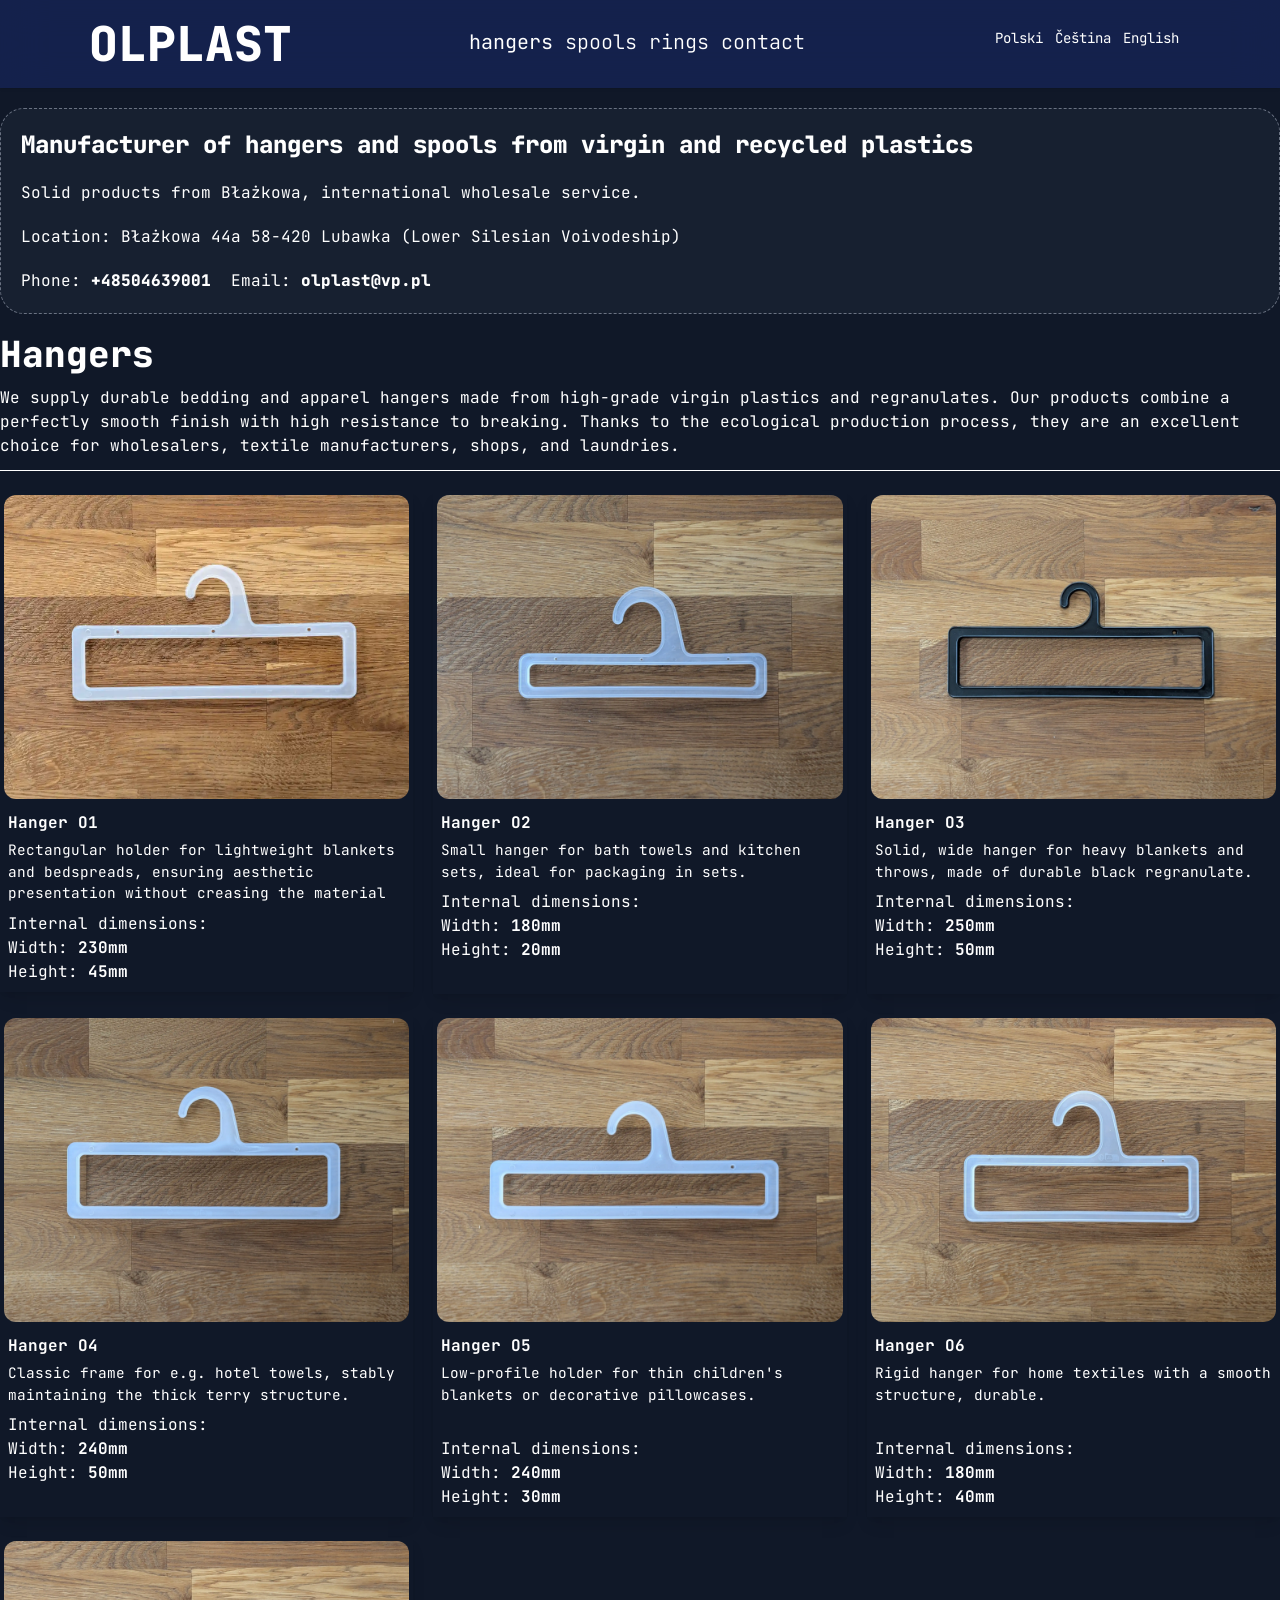
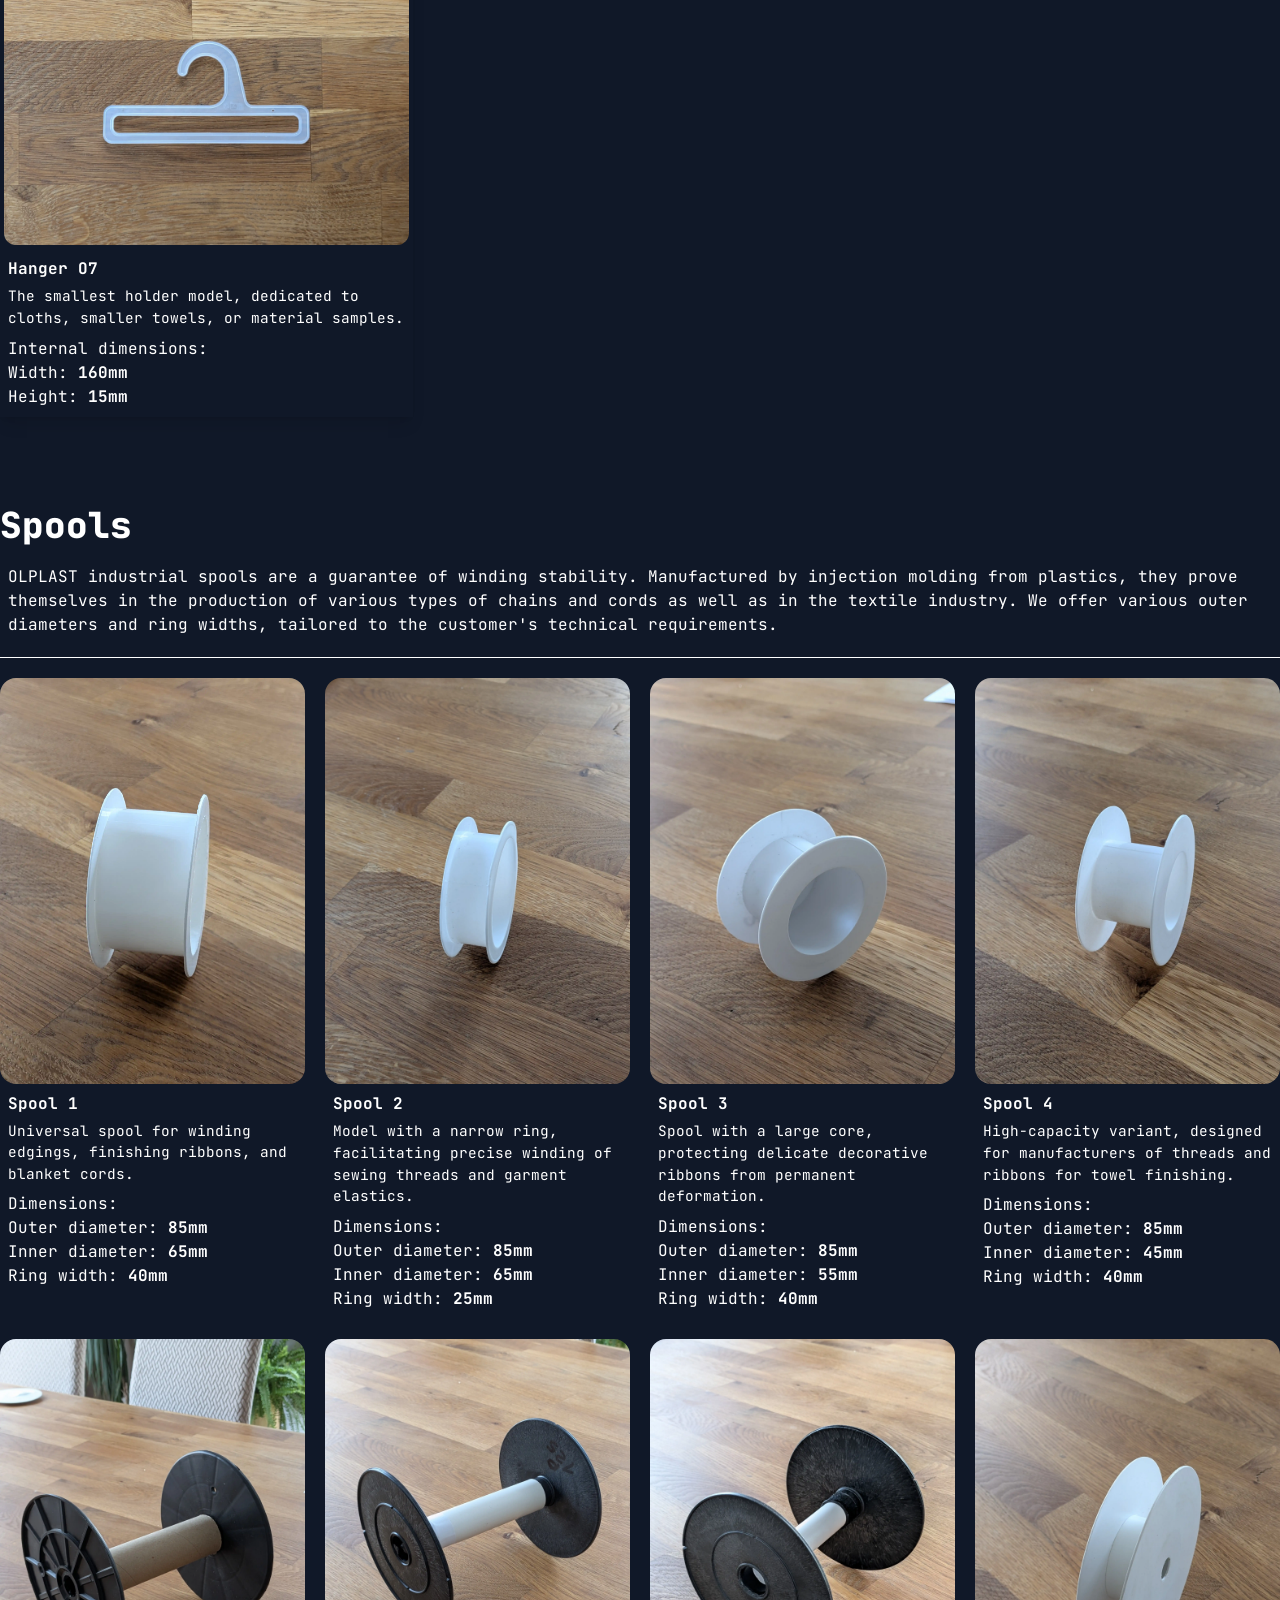
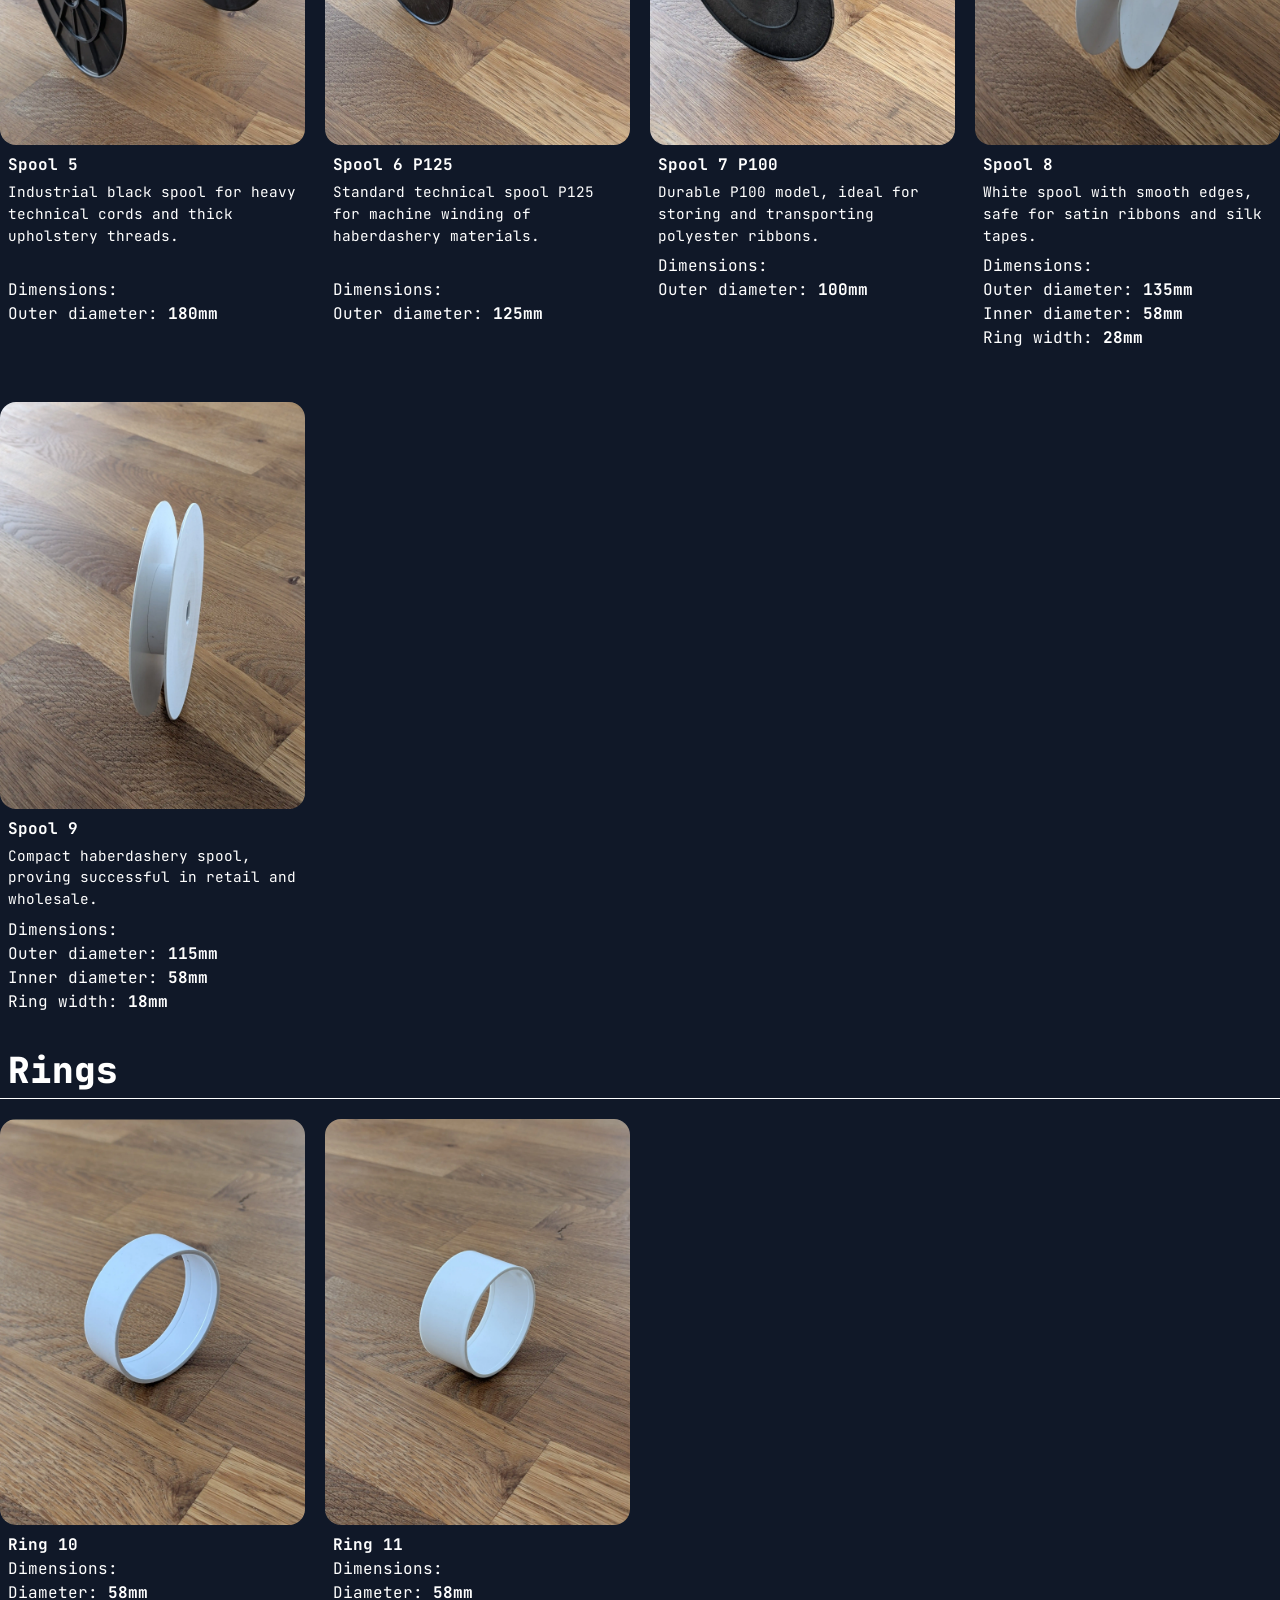
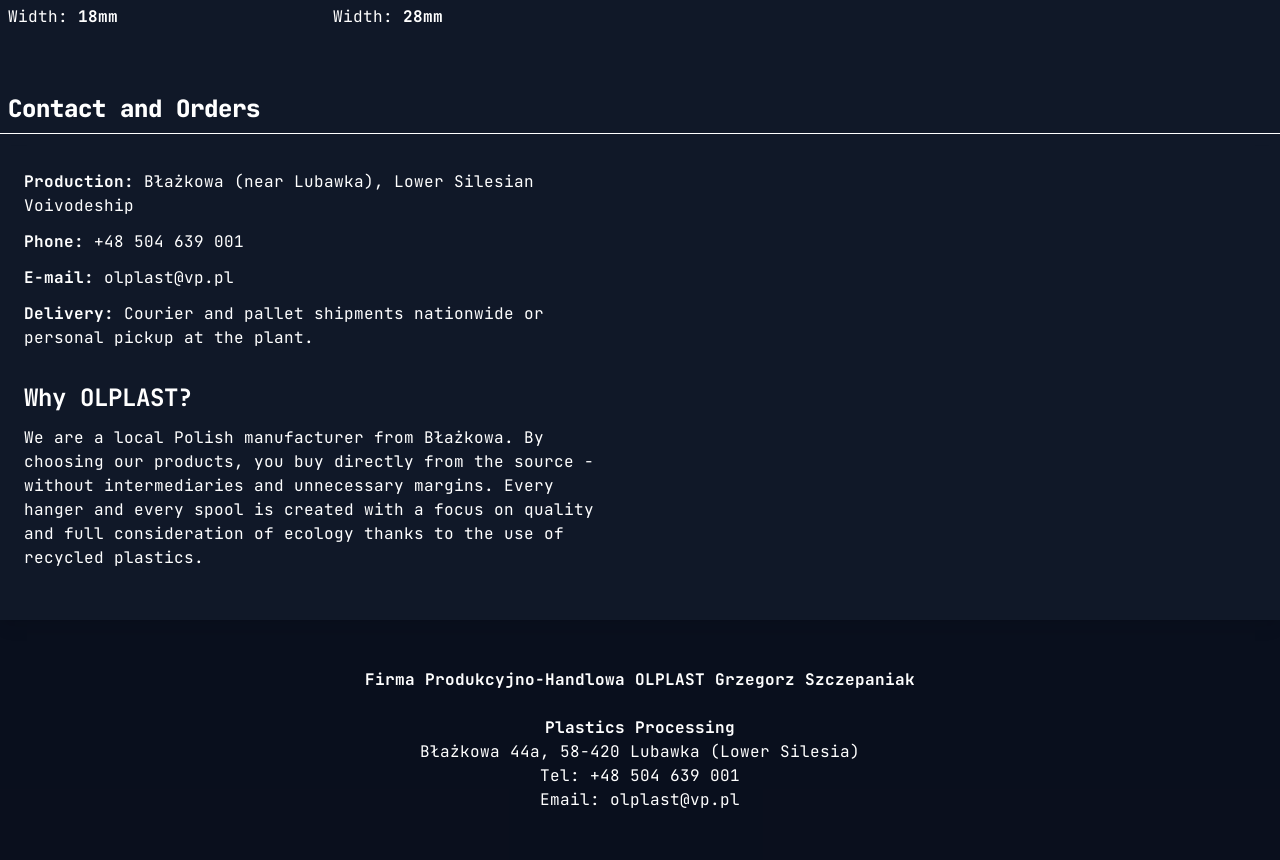
<file: index_en.html>
<!DOCTYPE html>
<html lang="en">
<head>
    <meta charset="UTF-8">
    <meta name="viewport" content="width=device-width, initial-scale=1.0">
    <title>Hangers and Spools Manufacturer - Lower Silesia</title>
    <link rel="icon" type="image/x-icon" href="/static/favicon.png">
    <meta name="description"
          content="Production of hangers and spools from recycled plastics. Plant in Błażkowa near Lubawka. Contact: +48 504 639 001.">
    <link rel="stylesheet" href="/output.css">
    <link rel="canonical" href="https://olplast-produkcja.pl/">
    <link rel="preconnect" href="https://fonts.googleapis.com">
    <link rel="preconnect" href="https://fonts.gstatic.com" crossorigin>
    <link rel="preconnect" href="https://fonts.googleapis.com">
    <link rel="preconnect" href="https://fonts.gstatic.com" crossorigin>
    <link href="https://fonts.googleapis.com/css2?family=JetBrains+Mono:ital,wght@0,100..800;1,100..800&display=swap" rel="stylesheet">
    <style>
        html {
            scroll-behavior: smooth;
        }
    </style>
</head>
<body class="bg-gray-900 text-white" style="font-family: 'JetBrains Mono'">

<nav class="sticky top-0 shadow bg-blue-950/80 backdrop-blur-xl px-4 sm:px-0">
    <div class="container flex flex-wrap sm:w-vw-80 mx-auto py-5 justify-start sm:justify-around">
        <a class="text-5xl font-extrabold" href="#">OLPLAST</a>
        <ul class="flex text-xl items-bottom mt-2">
            <li class="me-3">
                <a class=" text-xl hover:font-bold ease-in-out duration-300" href="#wieszaki">hangers</a>
            </li>
            <li class="me-3">
                <a class="font-light text-xl hover:font-bold ease-in-out duration-300" href="#szpule">spools</a>
            </li>
            <li class="me-3">
                <a class="font-light text-xl hover:font-bold ease-in-out duration-300" href="#ringi">rings</a>
            </li>
            <li class="me-3">
                <a class="font-light text-xl hover:font-bold ease-in-out duration-300" href="#kontakt">contact</a>
            </li>
        </ul>
        <ul class="flex text-sm mt-2">
            <li class="me-3">
                <a href="index.html">Polski</a>
            </li>
            <li class="me-3">
                <a href="index_cz.html">Čeština</a>
            </li>
            <li class="me-3">
                <a href="index_en.html">English</a>
            </li>
        </ul>
    </div>
</nav>
<div class="container w-vw-80 mx-auto px-4 sm:px-0">
    <div class="my-5 p-5 rounded-3xl bg-gray-800/50 border border-dashed border-gray-500">
        <header class="text-start">
            <h1 class="font-extrabold text-2xl">
                Manufacturer of hangers and spools from virgin and recycled plastics
            </h1>
            <p class="mt-5 ">Solid products from Błażkowa, international wholesale service.</p>
            <p class="mt-5 ">Location: Błażkowa 44a 58-420 Lubawka (Lower Silesian Voivodeship)</p>
            <div class="flex gap-5">
                <p class="mt-5 ">Phone: <span class="font-extrabold">+48504639001</span>  </p>
                <p class="mt-5 ">Email: <span class="font-extrabold">olplast@vp.pl</span> </p>
            </div>
        </header>
    </div>

    <div class="my-5 grid gap-3">
        <h2 id="wieszaki" class="text-4xl font-extrabold"><b>Hangers</b></h2>
        <p class="text-l">We supply durable bedding and apparel hangers made from high-grade virgin plastics and regranulates. Our products combine a perfectly smooth finish with high resistance to breaking. Thanks to the ecological production process, they are an excellent choice for wholesalers, textile manufacturers, shops, and laundries.</p>
        <hr>
    </div>

    <div class="grid grid-cols-1 sm:grid-cols-3 gap-5">
        <div class="col-span-1">
            <div class="card shadow-lg">
                <div class="card-body">
                    <img src="static/o1.webp" class="rounded-2xl p-1" alt="Plastic hanger O1 - manufacturer OLPLAST"
                         style="width: 100%;">
                    <div class="p-2">
                        <b class="fs-3">Hanger O1</b>
                        <p class="mt-1 mb-2 text-secondary" style="font-size: 0.9rem;">Rectangular holder for lightweight blankets and bedspreads, ensuring aesthetic presentation without creasing the material</p>
                        <p>
                            Internal dimensions:<br>
                            Width: <b>230mm</b><br>
                            Height: <b>45mm</b>
                        </p>
                    </div>
                </div>
            </div>
        </div>

        <div class="card shadow-lg col-span-1">
            <div class="card-body">
                <img src="static/o2.webp" class="rounded-2xl p-1" alt="Plastic hanger O2 - manufacturer OLPLAST"
                     style="width: 100%;">
                <div class="p-2">
                    <b class="fs-3">Hanger O2</b>
                    <p class="mt-1 mb-2 text-secondary" style="font-size: 0.9rem;">Small hanger for bath towels and kitchen sets, ideal for packaging in sets.</p>
                    <p>
                        Internal dimensions:<br>
                        Width: <b>180mm</b><br>
                        Height: <b>20mm</b>
                    </p>
                </div>
            </div>
        </div>

        <div class="card shadow-lg col-span-1">
            <div class="card-body">
                <img src="static/o3.webp" class="rounded-2xl p-1" alt="Plastic hanger O3 - manufacturer OLPLAST"
                     style="width: 100%;">
                <div class="p-2">
                    <b class="fs-3">Hanger O3</b>
                    <p class="mt-1 mb-2 text-secondary" style="font-size: 0.9rem;">Solid, wide hanger for heavy blankets and throws, made of durable black regranulate.</p>
                    <p>
                        Internal dimensions:<br>
                        Width: <b>250mm</b><br>
                        Height: <b>50mm</b><br>
                        <br>
                    </p>
                </div>
            </div>
        </div>

        <div class="card shadow-lg col-span-1">
            <div class="card-body">
                <img src="static/o4.webp" class="rounded-2xl p-1" alt="Plastic hanger O4 - manufacturer OLPLAST"
                     style="width: 100%;">
                <div class="p-2">
                    <b class="fs-3">Hanger O4</b>
                    <p class="mt-1 mb-2 text-secondary" style="font-size: 0.9rem;">Classic frame for e.g. hotel towels, stably maintaining the thick terry structure.</p>
                    <p>
                        Internal dimensions:<br>
                        Width: <b>240mm</b><br>
                        Height: <b>50mm</b><br>
                        <br>
                    </p>
                </div>
            </div>
        </div>

        <div class="card shadow-lg col-span-1">
            <div class="card-body">
                <img src="static/o5.webp" class="rounded-2xl p-1" alt="Plastic hanger O5 - manufacturer OLPLAST"
                     style="width: 100%;">
                <div class="p-2">
                    <b class="fs-3">Hanger O5</b>
                    <p class="mt-1 mb-2 text-secondary" style="font-size: 0.9rem;">Low-profile holder for thin children's blankets or decorative pillowcases.</p> <br>
                    <p>
                        Internal dimensions:<br>
                        Width: <b>240mm</b><br>
                        Height: <b>30mm</b>
                    </p>
                </div>
            </div>
        </div>

        <div class="card shadow-lg col-span-1">
            <div class="card-body">
                <img src="static/o6.webp" class="rounded-2xl p-1" alt="Plastic hanger O6 - manufacturer OLPLAST"
                     style="width: 100%;">
                <div class="p-2">
                    <b class="fs-3">Hanger O6</b>
                    <p class="mt-1 mb-2 text-secondary" style="font-size: 0.9rem;">Rigid hanger for home textiles with a smooth structure, durable.</p> <br>
                    <p>
                        Internal dimensions:<br>
                        Width: <b>180mm</b><br>
                        Height: <b>40mm</b>
                    </p>
                </div>
            </div>
        </div>

        <div class="card shadow-lg col-span-1">
            <div class="card-body">
                <img src="static/o7.webp" class="rounded-2xl p-1" alt="Plastic hanger O7 - manufacturer OLPLAST"
                     style="width: 100%;">
                <div class="p-2">
                    <b class="fs-3">Hanger O7</b>
                    <p class="mt-1 mb-2 text-secondary" style="font-size: 0.9rem;">The smallest holder model, dedicated to cloths, smaller towels, or material samples. <br></p>
                    <p>
                        Internal dimensions:<br>
                        Width: <b>160mm</b><br>
                        Height: <b>15mm</b>
                    </p>
                </div>
            </div>
        </div>
    </div>

    <div class="mt-22 grid gap-3">
        <h2 id="szpule" class="text-4xl font-extrabold"><b>Spools</b></h2>
        <p class="p-2 fs-5">OLPLAST industrial spools are a guarantee of winding stability. Manufactured by injection molding from plastics, they prove themselves in the production of various types of chains and cords as well as in the textile industry. We offer various outer diameters and ring widths, tailored to the customer's technical requirements.</p>
        <hr>
    </div>

    <div class="grid gap-5 grid-cols-1 sm:grid-cols-4 mt-5">

        <div class="col-span-1">
            <div class="card">
                <div class="card-body">
                    <div class="flex rounded-2xl overflow-scroll">

                        <img src="static/sz11.webp"
                             alt="Industrial plastic spool 65mm - Lower Silesia">

                        <img src="static/sz12.webp"
                             alt="Industrial plastic spool 65mm - Lower Silesia">

                    </div>
                    <div class="p-2">
                        <b class="fs-3">Spool 1</b>
                        <p class="mt-1 mb-2 text-secondary" style="font-size: 0.9rem;">Universal spool for winding edgings, finishing ribbons, and blanket cords. <br></p>
                        <p>
                            Dimensions:<br>
                            Outer diameter: <b>85mm</b><br>
                            Inner diameter: <b>65mm</b><br>
                            Ring width: <b>40mm</b>
                        </p>
                    </div>
                </div>
            </div>
        </div>
        <div class="col-span-1">
            <div class="card">
                <div class="flex overflow-scroll rounded-2xl">
                    <img src="static/sz21.webp"
                         alt="Industrial plastic spool 65mm - Lower Silesia">

                    <img src="static/sz22.webp"
                         alt="Industrial plastic spool 65mm - Lower Silesia">
                </div>
                <div class="p-2">
                    <b class="fs-3">Spool 2</b>
                    <p class="mt-1 mb-2 text-secondary" style="font-size: 0.9rem;">Model with a narrow ring, facilitating precise winding of sewing threads and garment elastics. <br></p>
                    <p>
                        Dimensions:<br>
                        Outer diameter: <b>85mm</b><br>
                        Inner diameter: <b>65mm</b><br>
                        Ring width: <b>25mm</b>
                    </p>
                </div>
            </div>
        </div>
        <div class="col-span-1">
            <div class="flex rounded-2xl overflow-scroll">
                <img src="static/sz31.webp"
                     alt="Industrial plastic spool 55mm - Lower Silesia">

                <img src="static/sz32.webp"
                     alt="Industrial plastic spool 55mm - Lower Silesia">
            </div>
            <div class="p-2">
                <b class="fs-3">Spool 3</b>
                <p class="mt-1 mb-2 text-secondary" style="font-size: 0.9rem;">Spool with a large core, protecting delicate decorative ribbons from permanent deformation. <br></p>
                <p>
                    Dimensions:<br>
                    Outer diameter: <b>85mm</b><br>
                    Inner diameter: <b>55mm</b><br>
                    Ring width: <b>40mm</b>
                </p>
            </div>
        </div>
        <div class="col-span-1">
            <div class="flex overflow-hidden rounded-2xl">
                <img src="static/sz41.webp"
                     alt="Industrial plastic spool 45mm - Lower Silesia">

                <img src="static/sz42.webp"
                     alt="Industrial plastic spool 45mm - Lower Silesia">
            </div>

            <div class="p-2">
                <b class="fs-3">Spool 4</b>
                <p class="mt-1 mb-2 text-secondary" style="font-size: 0.9rem;">High-capacity variant, designed for manufacturers of threads and ribbons for towel finishing.</p>
                <p>
                    Dimensions:<br>
                    Outer diameter: <b>85mm</b><br>
                    Inner diameter: <b>45mm</b><br>
                    Ring width: <b>40mm</b>
                </p>
            </div>
        </div>
        <div class="col-span-1">
            <div class="flex overflow-scroll rounded-2xl">
                <img src="static/sz51.webp" class="d-block w-100 rounded-2"
                     alt="Industrial plastic spool 180mm - Lower Silesia">

                <img src="static/sz52.webp" class="d-block w-100 rounded-2"
                     alt="Industrial plastic spool 180mm - Lower Silesia">
            </div>

            <div class="p-2">
                <b class="fs-3">Spool 5</b>
                <p class="mt-1 mb-2 text-secondary" style="font-size: 0.9rem;">Industrial black spool for heavy technical cords and thick upholstery threads. <br></p> <br>
                <p>
                    Dimensions:<br>
                    Outer diameter: <b>180mm</b><br>
                    <br><br>
                </p>
            </div>
        </div>
        <div class="col-span-1">
            <div class="flex overflow-hidden rounded-2xl">
                <img src="static/sz61.webp" class="d-block w-100 rounded-2"
                     alt="Industrial plastic spool 125mm - Lower Silesia">

                <img src="static/sz62.webp" class="d-block w-100 rounded-2"
                     alt="Industrial plastic spool 125mm - Lower Silesia">
            </div>

            <div class="p-2">
                <b class="fs-3">Spool 6 P125</b>
                <p class="mt-1 mb-2 text-secondary" style="font-size: 0.9rem;">Standard technical spool P125 for machine winding of haberdashery materials. <br></p> <br>
                <p>
                    Dimensions:<br>
                    Outer diameter: <b>125mm</b><br>
                    <br><br>
                </p>
            </div>
        </div>
        <div class="col-span-1">


            <div class="flex overflow-scroll rounded-2xl">
                <img src="static/sz71.webp" class="d-block w-100 rounded-2"
                     alt="Industrial plastic spool 100mm - Lower Silesia">

                <img src="static/sz72.webp" class="d-block w-100 rounded-2"
                     alt="Industrial plastic spool 100mm - Lower Silesia">
            </div>

            <div class="p-2">
                <b class="fs-3">Spool 7 P100</b>
                <p class="mt-1 mb-2 text-secondary" style="font-size: 0.9rem;">Durable P100 model, ideal for storing and transporting polyester ribbons. <br></p>
                <p>
                    Dimensions:<br>
                    Outer diameter: <b>100mm</b><br>
                    <br><br>
                </p>
            </div>
        </div>
        <div class="col-span-1">
            <div class="flex overflow-scroll rounded-2xl">
                <img src="static/sz81.webp" class="d-block w-100 rounded-2"
                     alt="Industrial plastic spool 58mm - Lower Silesia">

                <img src="static/sz82.webp" class="d-block w-100 rounded-2"
                     alt="Industrial plastic spool 58mm - Lower Silesia">
            </div>
            <div class="p-2">
                <b class="fs-3">Spool 8</b>
                <p class="mt-1 mb-2 text-secondary" style="font-size: 0.9rem;">White spool with smooth edges, safe for satin ribbons and silk tapes. <br></p>
                <p>
                    Dimensions:<br>
                    Outer diameter: <b>135mm</b><br>
                    Inner diameter: <b>58mm</b><br>
                    Ring width: <b>28mm</b>
                </p>
            </div>
        </div>
        <div class="col-span-1">
            <div class="flex overflow-scroll rounded-2xl">
                <img src="static/sz91.webp"
                     alt="Industrial plastic spool 58mm - Lower Silesia">
                <img src="static/sz92.webp"
                     alt="Industrial plastic spool 58mm - Lower Silesia">
            </div>
            <div class="p-2">
                <b class="fs-3">Spool 9</b>
                <p class="mt-1 mb-2 text-secondary" style="font-size: 0.9rem;">Compact haberdashery spool, proving successful in retail and wholesale. <br></p>
                <p>
                    Dimensions:<br>
                    Outer diameter: <b>115mm</b><br>
                    Inner diameter: <b>58mm</b><br>
                    Ring width: <b>18mm</b>
                </p>
            </div>
        </div>
    </div>


    <div>
        <h2 id="ringi" class="mt-5 text-4xl font-bold p-2"><b>Rings</b></h2>
        <hr>
    </div>
    <div class="grid grid-cols-1 sm:grid-cols-4 gap-5 mt-5">
        <div class="col-span-1">

            <div class="flex overflow-scroll rounded-2xl">
                <img src="static/r101.webp" class="d-block w-100 rounded-2"
                     alt="Ring for spool 58mm - OLPLAST">

                <img src="static/r102.webp" class="d-block w-100 rounded-2"
                     alt="Ring for spool 58mm - OLPLAST">
            </div>
            <div class="p-2">
                <b class="fs-3">Ring 10</b>
                <p>
                    Dimensions:<br>
                    Diameter: <b>58mm</b><br>
                    Width: <b>18mm</b><br>
                </p>
            </div>

        </div>
        <div class="col-span-1">
            <div class="flex overflow-scroll rounded-2xl">
                <img src="static/r111.webp" class="d-block w-100 rounded-2"
                     alt="Ring for spool 58mm - OLPLAST">

                <img src="static/r112.webp" class="d-block w-100 rounded-2"
                     alt="Ring for spool 58mm - OLPLAST">
            </div>

            <div class="p-2">
                <b class="fs-3">Ring 11</b>
                <p>
                    Dimensions:<br>
                    Diameter: <b>58mm</b><br>
                    Width: <b>28mm</b><br>
                </p>
            </div>
        </div>
    </div>
</div>

</div>

</div>
</div>
<div class="container w-vw-80 mx-auto px-4 sm:px-0">
    <h2 id="kontakt" class="font-bold text-2xl p-2 mt-12"><b>Contact and Orders</b></h2>
    <hr>
    <div class="card shadow-lg rounded-4 mt-3">
        <div class="card-body">
            <div class="grid grid-cols-2">
                <div class="col-span-2 sm:col-span-1 p-3">
                    <div id="kontakt" class="p-3 rounded grid gap-3">
                        <p><b>Production:</b> Błażkowa (near Lubawka), Lower Silesian Voivodeship</p>
                        <p><b>Phone:</b> +48 504 639 001</p>
                        <p><b>E-mail:</b> olplast@vp.pl</p>
                        <p><b>Delivery:</b> Courier and pallet shipments nationwide or personal pickup at the plant.</p>

                        <h3 class="font-bold text-2xl mt-5">Why OLPLAST?</h3>
                        <p>We are a local Polish manufacturer from Błażkowa. By choosing our products, you buy directly from the source - without intermediaries and unnecessary margins. Every hanger and every spool is created with a focus on quality and full consideration of ecology thanks to the use of recycled plastics.</p>
                    </div>
                </div>
                <div class="justify-center col-span-2 sm:col-span-1 p-3">
                    <iframe class="rounded-3xl p-3" style="max-width: 100%;"
                            src="https://www.google.com/maps/embed?pb=!1m18!1m12!1m3!1d2524.772169781466!2d15.984154277324505!3d50.74271437164955!2m3!1f0!2f0!3f0!3m2!1i1024!2i768!4f13.1!3m3!1m2!1s0x470ef1cf06047cdf%3A0x966005f451457cb5!2sOlplast!5e0!3m2!1spl!2spl!4v1776193102967!5m2!1spl!2spl"
                            width="600" height="450" style="border:0;" allowfullscreen="" loading="lazy"
                            referrerpolicy="no-referrer-when-downgrade"></iframe>
                </div>
            </div>
        </div>
    </div>
</div>
<footer class="justify-content-center text-center p-12 bg-gray-950/50">
    <p><strong>Firma Produkcyjno-Handlowa OLPLAST Grzegorz Szczepaniak<br> <br>Plastics Processing</strong>
    </p>
    <p>Błażkowa 44a, 58-420 Lubawka (Lower Silesia)</p>
    <p>Tel: +48 504 639 001</p>
    <p>Email: olplast@vp.pl</p>
</footer>
</div>
</div>

<script src="https://cdn.jsdelivr.net/npm/bootstrap@5.3.8/dist/js/bootstrap.bundle.min.js"
        integrity="sha384-FKyoEForCGlyvwx9Hj09JcYn3nv7wiPVlz7YYwJrWVcXK/BmnVDxM+D2scQbITxI"
        crossorigin="anonymous"></script>
</body>
</html>
</file>
<file: output.css>
/*! tailwindcss v4.3.3 | MIT License | https://tailwindcss.com */
@layer properties;
@layer theme, base, components, utilities;
@layer theme {
  :root, :host {
    --font-sans: -apple-system, BlinkMacSystemFont, "Segoe UI", Roboto, "Helvetica Neue",
      "Noto Sans", Arial, sans-serif, "Apple Color Emoji", "Segoe UI Emoji",
      "Segoe UI Symbol", "Noto Color Emoji";
    --font-mono: ui-monospace, SFMono-Regular, Menlo, Monaco, Consolas, "Liberation Mono",
      "Courier New", monospace;
    --color-green-500: oklch(72.3% 0.219 149.579);
    --color-emerald-500: oklch(69.6% 0.17 162.48);
    --color-emerald-900: oklch(37.8% 0.077 168.94);
    --color-teal-500: oklch(70.4% 0.14 182.503);
    --color-cyan-500: oklch(71.5% 0.143 215.221);
    --color-blue-600: oklch(54.6% 0.245 262.881);
    --color-blue-800: oklch(42.4% 0.199 265.638);
    --color-blue-900: oklch(37.9% 0.146 265.522);
    --color-blue-950: oklch(28.2% 0.091 267.935);
    --color-indigo-800: oklch(39.8% 0.195 277.366);
    --color-indigo-900: oklch(35.9% 0.144 278.697);
    --color-indigo-950: oklch(25.7% 0.09 281.288);
    --color-violet-900: oklch(38% 0.189 293.745);
    --color-gray-300: oklch(87.2% 0.01 258.338);
    --color-gray-400: oklch(70.7% 0.022 261.325);
    --color-gray-500: oklch(55.1% 0.027 264.364);
    --color-gray-600: oklch(44.6% 0.03 256.802);
    --color-gray-700: oklch(37.3% 0.034 259.733);
    --color-gray-800: oklch(27.8% 0.033 256.848);
    --color-gray-900: oklch(21% 0.034 264.665);
    --color-gray-950: oklch(13% 0.028 261.692);
    --color-black: #000;
    --color-white: #fff;
    --spacing: 0.25rem;
    --text-xs: 0.75rem;
    --text-xs--line-height: calc(1 / 0.75);
    --text-sm: 0.875rem;
    --text-sm--line-height: calc(1.25 / 0.875);
    --text-lg: 1.125rem;
    --text-lg--line-height: calc(1.75 / 1.125);
    --text-xl: 1.25rem;
    --text-xl--line-height: calc(1.75 / 1.25);
    --text-2xl: 1.5rem;
    --text-2xl--line-height: calc(2 / 1.5);
    --text-3xl: 1.875rem;
    --text-3xl--line-height: calc(2.25 / 1.875);
    --text-4xl: 2.25rem;
    --text-4xl--line-height: calc(2.5 / 2.25);
    --text-5xl: 3rem;
    --text-5xl--line-height: 1;
    --font-weight-thin: 100;
    --font-weight-light: 300;
    --font-weight-bold: 700;
    --font-weight-extrabold: 800;
    --radius-lg: 0.5rem;
    --radius-xl: 0.75rem;
    --radius-2xl: 1rem;
    --radius-3xl: 1.5rem;
    --ease-in-out: cubic-bezier(0.4, 0, 0.2, 1);
    --blur-xl: 24px;
    --default-font-family: var(--font-sans);
    --default-mono-font-family: var(--font-mono);
  }
}
@layer base {
  *, ::after, ::before, ::backdrop, ::file-selector-button {
    box-sizing: border-box;
    margin: 0;
    padding: 0;
    border: 0 solid;
  }
  html, :host {
    line-height: 1.5;
    -webkit-text-size-adjust: 100%;
    tab-size: 4;
    font-family: var(--default-font-family, -apple-system, BlinkMacSystemFont, "Segoe UI", Roboto, "Helvetica Neue", "Noto Sans", Arial, sans-serif, "Apple Color Emoji", "Segoe UI Emoji", "Segoe UI Symbol", "Noto Color Emoji");
    font-feature-settings: var(--default-font-feature-settings, normal);
    font-variation-settings: var(--default-font-variation-settings, normal);
    -webkit-tap-highlight-color: transparent;
  }
  hr {
    height: 0;
    color: inherit;
    border-top-width: 1px;
  }
  abbr:where([title]) {
    -webkit-text-decoration: underline dotted;
    text-decoration: underline dotted;
  }
  h1, h2, h3, h4, h5, h6 {
    font-size: inherit;
    font-weight: inherit;
  }
  a {
    color: inherit;
    -webkit-text-decoration: inherit;
    text-decoration: inherit;
  }
  b, strong {
    font-weight: bolder;
  }
  code, kbd, samp, pre {
    font-family: var(--default-mono-font-family, ui-monospace, SFMono-Regular, Menlo, Monaco, Consolas, "Liberation Mono", "Courier New", monospace);
    font-feature-settings: var(--default-mono-font-feature-settings, normal);
    font-variation-settings: var(--default-mono-font-variation-settings, normal);
    font-size: 1em;
  }
  small {
    font-size: 80%;
  }
  sub, sup {
    font-size: 75%;
    line-height: 0;
    position: relative;
    vertical-align: baseline;
  }
  sub {
    bottom: -0.25em;
  }
  sup {
    top: -0.5em;
  }
  table {
    text-indent: 0;
    border-color: inherit;
    border-collapse: collapse;
  }
  :-moz-focusring:where(:not(iframe)) {
    outline: auto;
  }
  progress {
    vertical-align: baseline;
  }
  summary {
    display: list-item;
  }
  ol, ul, menu {
    list-style: none;
  }
  img, svg, video, canvas, audio, iframe, embed, object {
    display: block;
    vertical-align: middle;
  }
  img, video {
    max-width: 100%;
    height: auto;
  }
  button, input, select, optgroup, textarea, ::file-selector-button {
    font: inherit;
    font-feature-settings: inherit;
    font-variation-settings: inherit;
    letter-spacing: inherit;
    color: inherit;
    border-radius: 0;
    background-color: transparent;
    opacity: 1;
  }
  :where(select:is([multiple], [size])) optgroup {
    font-weight: bolder;
  }
  :where(select:is([multiple], [size])) optgroup option {
    padding-inline-start: 20px;
  }
  ::file-selector-button {
    margin-inline-end: 4px;
  }
  ::placeholder {
    opacity: 1;
  }
  @supports (not (-webkit-appearance: -apple-pay-button))  or (contain-intrinsic-size: 1px) {
    ::placeholder {
      color: currentcolor;
      @supports (color: color-mix(in lab, red, red)) {
        color: color-mix(in oklab, currentcolor 50%, transparent);
      }
    }
  }
  textarea {
    resize: vertical;
  }
  ::-webkit-search-decoration {
    -webkit-appearance: none;
  }
  ::-webkit-date-and-time-value {
    min-height: 1lh;
    text-align: inherit;
  }
  ::-webkit-datetime-edit {
    display: inline-flex;
  }
  ::-webkit-datetime-edit-fields-wrapper {
    padding: 0;
  }
  ::-webkit-datetime-edit, ::-webkit-datetime-edit-year-field, ::-webkit-datetime-edit-month-field, ::-webkit-datetime-edit-day-field, ::-webkit-datetime-edit-hour-field, ::-webkit-datetime-edit-minute-field, ::-webkit-datetime-edit-second-field, ::-webkit-datetime-edit-millisecond-field, ::-webkit-datetime-edit-meridiem-field {
    padding-block: 0;
  }
  ::-webkit-calendar-picker-indicator {
    line-height: 1;
  }
  :-moz-ui-invalid {
    box-shadow: none;
  }
  button, input:where([type="button"], [type="reset"], [type="submit"]), ::file-selector-button {
    appearance: button;
  }
  ::-webkit-inner-spin-button, ::-webkit-outer-spin-button {
    height: auto;
  }
  [hidden]:where(:not([hidden="until-found"])) {
    display: none !important;
  }
}
@layer utilities {
  .static {
    position: static;
  }
  .sticky {
    position: sticky;
  }
  .top-0 {
    top: 0px;
  }
  .z-50 {
    z-index: 50;
  }
  .col-span-1 {
    grid-column: span 1 / span 1;
  }
  .col-span-2 {
    grid-column: span 2 / span 2;
  }
  .container {
    width: 100%;
    @media (width >= 40rem) {
      max-width: 40rem;
    }
    @media (width >= 48rem) {
      max-width: 48rem;
    }
    @media (width >= 64rem) {
      max-width: 64rem;
    }
    @media (width >= 80rem) {
      max-width: 80rem;
    }
    @media (width >= 96rem) {
      max-width: 96rem;
    }
  }
  .m-5 {
    margin: calc(var(--spacing) * 5);
  }
  .mx-auto {
    margin-inline: auto;
  }
  .my-5 {
    margin-block: calc(var(--spacing) * 5);
  }
  .my-10 {
    margin-block: calc(var(--spacing) * 10);
  }
  .my-15 {
    margin-block: calc(var(--spacing) * 15);
  }
  .my-20 {
    margin-block: calc(var(--spacing) * 20);
  }
  .my-28 {
    margin-block: calc(var(--spacing) * 28);
  }
  .my-32 {
    margin-block: calc(var(--spacing) * 32);
  }
  .me-3 {
    margin-inline-end: calc(var(--spacing) * 3);
  }
  .mt-1 {
    margin-top: var(--spacing);
  }
  .mt-2 {
    margin-top: calc(var(--spacing) * 2);
  }
  .mt-3 {
    margin-top: calc(var(--spacing) * 3);
  }
  .mt-5 {
    margin-top: calc(var(--spacing) * 5);
  }
  .mt-12 {
    margin-top: calc(var(--spacing) * 12);
  }
  .mt-16 {
    margin-top: calc(var(--spacing) * 16);
  }
  .mt-20 {
    margin-top: calc(var(--spacing) * 20);
  }
  .mt-22 {
    margin-top: calc(var(--spacing) * 22);
  }
  .mb-2 {
    margin-bottom: calc(var(--spacing) * 2);
  }
  .contents {
    display: contents;
  }
  .flex {
    display: flex;
  }
  .grid {
    display: grid;
  }
  .w-1\/2 {
    width: calc(1 / 2 * 100%);
  }
  .w-100 {
    width: calc(var(--spacing) * 100);
  }
  .w-full {
    width: 100%;
  }
  .grid-cols-1 {
    grid-template-columns: repeat(1, minmax(0, 1fr));
  }
  .grid-cols-2 {
    grid-template-columns: repeat(2, minmax(0, 1fr));
  }
  .flex-wrap {
    flex-wrap: wrap;
  }
  .items-center {
    align-items: center;
  }
  .justify-around {
    justify-content: space-around;
  }
  .justify-center {
    justify-content: center;
  }
  .justify-start {
    justify-content: flex-start;
  }
  .gap-2 {
    gap: calc(var(--spacing) * 2);
  }
  .gap-3 {
    gap: calc(var(--spacing) * 3);
  }
  .gap-4 {
    gap: calc(var(--spacing) * 4);
  }
  .gap-5 {
    gap: calc(var(--spacing) * 5);
  }
  .gap-6 {
    gap: calc(var(--spacing) * 6);
  }
  .overflow-hidden {
    overflow: hidden;
  }
  .overflow-scroll {
    overflow: scroll;
  }
  .overflow-x-auto {
    overflow-x: auto;
  }
  .rounded {
    border-radius: 0.25rem;
  }
  .rounded-2xl {
    border-radius: var(--radius-2xl);
  }
  .rounded-3xl {
    border-radius: var(--radius-3xl);
  }
  .rounded-lg {
    border-radius: var(--radius-lg);
  }
  .rounded-xl {
    border-radius: var(--radius-xl);
  }
  .border {
    border-style: var(--tw-border-style);
    border-width: 1px;
  }
  .border-dashed {
    --tw-border-style: dashed;
    border-style: dashed;
  }
  .border-blue-600 {
    border-color: var(--color-blue-600);
  }
  .border-blue-900 {
    border-color: var(--color-blue-900);
  }
  .border-gray-500 {
    border-color: var(--color-gray-500);
  }
  .border-gray-700 {
    border-color: var(--color-gray-700);
  }
  .bg-blue-950\/80 {
    background-color: color-mix(in srgb, oklch(28.2% 0.091 267.935) 80%, transparent);
    @supports (color: color-mix(in lab, red, red)) {
      background-color: color-mix(in oklab, var(--color-blue-950) 80%, transparent);
    }
  }
  .bg-gray-800 {
    background-color: var(--color-gray-800);
  }
  .bg-gray-800\/50 {
    background-color: color-mix(in srgb, oklch(27.8% 0.033 256.848) 50%, transparent);
    @supports (color: color-mix(in lab, red, red)) {
      background-color: color-mix(in oklab, var(--color-gray-800) 50%, transparent);
    }
  }
  .bg-gray-900 {
    background-color: var(--color-gray-900);
  }
  .bg-gray-950 {
    background-color: var(--color-gray-950);
  }
  .bg-gray-950\/50 {
    background-color: color-mix(in srgb, oklch(13% 0.028 261.692) 50%, transparent);
    @supports (color: color-mix(in lab, red, red)) {
      background-color: color-mix(in oklab, var(--color-gray-950) 50%, transparent);
    }
  }
  .bg-gradient-to-b {
    --tw-gradient-position: to bottom in oklab;
    background-image: linear-gradient(var(--tw-gradient-stops));
  }
  .bg-gradient-to-bl {
    --tw-gradient-position: to bottom left in oklab;
    background-image: linear-gradient(var(--tw-gradient-stops));
  }
  .bg-gradient-to-br {
    --tw-gradient-position: to bottom right in oklab;
    background-image: linear-gradient(var(--tw-gradient-stops));
  }
  .bg-gradient-to-l {
    --tw-gradient-position: to left in oklab;
    background-image: linear-gradient(var(--tw-gradient-stops));
  }
  .bg-gradient-to-r {
    --tw-gradient-position: to right in oklab;
    background-image: linear-gradient(var(--tw-gradient-stops));
  }
  .bg-gradient-to-tr {
    --tw-gradient-position: to top right in oklab;
    background-image: linear-gradient(var(--tw-gradient-stops));
  }
  .from-\[\#0d0b32\] {
    --tw-gradient-from: #0d0b32;
    --tw-gradient-stops: var(--tw-gradient-via-stops, var(--tw-gradient-position), var(--tw-gradient-from) var(--tw-gradient-from-position), var(--tw-gradient-to) var(--tw-gradient-to-position));
  }
  .from-\[\#023628\] {
    --tw-gradient-from: #023628;
    --tw-gradient-stops: var(--tw-gradient-via-stops, var(--tw-gradient-position), var(--tw-gradient-from) var(--tw-gradient-from-position), var(--tw-gradient-to) var(--tw-gradient-to-position));
  }
  .from-\[\#031327\] {
    --tw-gradient-from: #031327;
    --tw-gradient-stops: var(--tw-gradient-via-stops, var(--tw-gradient-position), var(--tw-gradient-from) var(--tw-gradient-from-position), var(--tw-gradient-to) var(--tw-gradient-to-position));
  }
  .from-blue-600 {
    --tw-gradient-from: var(--color-blue-600);
    --tw-gradient-stops: var(--tw-gradient-via-stops, var(--tw-gradient-position), var(--tw-gradient-from) var(--tw-gradient-from-position), var(--tw-gradient-to) var(--tw-gradient-to-position));
  }
  .from-emerald-900 {
    --tw-gradient-from: var(--color-emerald-900);
    --tw-gradient-stops: var(--tw-gradient-via-stops, var(--tw-gradient-position), var(--tw-gradient-from) var(--tw-gradient-from-position), var(--tw-gradient-to) var(--tw-gradient-to-position));
  }
  .from-gray-700 {
    --tw-gradient-from: var(--color-gray-700);
    --tw-gradient-stops: var(--tw-gradient-via-stops, var(--tw-gradient-position), var(--tw-gradient-from) var(--tw-gradient-from-position), var(--tw-gradient-to) var(--tw-gradient-to-position));
  }
  .from-green-500 {
    --tw-gradient-from: var(--color-green-500);
    --tw-gradient-stops: var(--tw-gradient-via-stops, var(--tw-gradient-position), var(--tw-gradient-from) var(--tw-gradient-from-position), var(--tw-gradient-to) var(--tw-gradient-to-position));
  }
  .from-indigo-950 {
    --tw-gradient-from: var(--color-indigo-950);
    --tw-gradient-stops: var(--tw-gradient-via-stops, var(--tw-gradient-position), var(--tw-gradient-from) var(--tw-gradient-from-position), var(--tw-gradient-to) var(--tw-gradient-to-position));
  }
  .via-\[\#2b2966\] {
    --tw-gradient-via: #2b2966;
    --tw-gradient-via-stops: var(--tw-gradient-position), var(--tw-gradient-from) var(--tw-gradient-from-position), var(--tw-gradient-via) var(--tw-gradient-via-position), var(--tw-gradient-to) var(--tw-gradient-to-position);
    --tw-gradient-stops: var(--tw-gradient-via-stops);
  }
  .via-gray-500 {
    --tw-gradient-via: var(--color-gray-500);
    --tw-gradient-via-stops: var(--tw-gradient-position), var(--tw-gradient-from) var(--tw-gradient-from-position), var(--tw-gradient-via) var(--tw-gradient-via-position), var(--tw-gradient-to) var(--tw-gradient-to-position);
    --tw-gradient-stops: var(--tw-gradient-via-stops);
  }
  .via-indigo-900 {
    --tw-gradient-via: var(--color-indigo-900);
    --tw-gradient-via-stops: var(--tw-gradient-position), var(--tw-gradient-from) var(--tw-gradient-from-position), var(--tw-gradient-via) var(--tw-gradient-via-position), var(--tw-gradient-to) var(--tw-gradient-to-position);
    --tw-gradient-stops: var(--tw-gradient-via-stops);
  }
  .via-teal-500 {
    --tw-gradient-via: var(--color-teal-500);
    --tw-gradient-via-stops: var(--tw-gradient-position), var(--tw-gradient-from) var(--tw-gradient-from-position), var(--tw-gradient-via) var(--tw-gradient-via-position), var(--tw-gradient-to) var(--tw-gradient-to-position);
    --tw-gradient-stops: var(--tw-gradient-via-stops);
  }
  .to-\[\#0b021a\] {
    --tw-gradient-to: #0b021a;
    --tw-gradient-stops: var(--tw-gradient-via-stops, var(--tw-gradient-position), var(--tw-gradient-from) var(--tw-gradient-from-position), var(--tw-gradient-to) var(--tw-gradient-to-position));
  }
  .to-\[\#0f8860\] {
    --tw-gradient-to: #0f8860;
    --tw-gradient-stops: var(--tw-gradient-via-stops, var(--tw-gradient-position), var(--tw-gradient-from) var(--tw-gradient-from-position), var(--tw-gradient-to) var(--tw-gradient-to-position));
  }
  .to-cyan-500 {
    --tw-gradient-to: var(--color-cyan-500);
    --tw-gradient-stops: var(--tw-gradient-via-stops, var(--tw-gradient-position), var(--tw-gradient-from) var(--tw-gradient-from-position), var(--tw-gradient-to) var(--tw-gradient-to-position));
  }
  .to-emerald-500 {
    --tw-gradient-to: var(--color-emerald-500);
    --tw-gradient-stops: var(--tw-gradient-via-stops, var(--tw-gradient-position), var(--tw-gradient-from) var(--tw-gradient-from-position), var(--tw-gradient-to) var(--tw-gradient-to-position));
  }
  .to-gray-400 {
    --tw-gradient-to: var(--color-gray-400);
    --tw-gradient-stops: var(--tw-gradient-via-stops, var(--tw-gradient-position), var(--tw-gradient-from) var(--tw-gradient-from-position), var(--tw-gradient-to) var(--tw-gradient-to-position));
  }
  .to-indigo-800 {
    --tw-gradient-to: var(--color-indigo-800);
    --tw-gradient-stops: var(--tw-gradient-via-stops, var(--tw-gradient-position), var(--tw-gradient-from) var(--tw-gradient-from-position), var(--tw-gradient-to) var(--tw-gradient-to-position));
  }
  .to-violet-900 {
    --tw-gradient-to: var(--color-violet-900);
    --tw-gradient-stops: var(--tw-gradient-via-stops, var(--tw-gradient-position), var(--tw-gradient-from) var(--tw-gradient-from-position), var(--tw-gradient-to) var(--tw-gradient-to-position));
  }
  .object-cover {
    object-fit: cover;
  }
  .p-1 {
    padding: var(--spacing);
  }
  .p-2 {
    padding: calc(var(--spacing) * 2);
  }
  .p-3 {
    padding: calc(var(--spacing) * 3);
  }
  .p-4 {
    padding: calc(var(--spacing) * 4);
  }
  .p-5 {
    padding: calc(var(--spacing) * 5);
  }
  .p-6 {
    padding: calc(var(--spacing) * 6);
  }
  .p-12 {
    padding: calc(var(--spacing) * 12);
  }
  .px-4 {
    padding-inline: calc(var(--spacing) * 4);
  }
  .py-5 {
    padding-block: calc(var(--spacing) * 5);
  }
  .text-center {
    text-align: center;
  }
  .text-start {
    text-align: start;
  }
  .text-2xl {
    font-size: var(--text-2xl);
    line-height: var(--tw-leading, var(--text-2xl--line-height));
  }
  .text-4xl {
    font-size: var(--text-4xl);
    line-height: var(--tw-leading, var(--text-4xl--line-height));
  }
  .text-5xl {
    font-size: var(--text-5xl);
    line-height: var(--tw-leading, var(--text-5xl--line-height));
  }
  .text-lg {
    font-size: var(--text-lg);
    line-height: var(--tw-leading, var(--text-lg--line-height));
  }
  .text-sm {
    font-size: var(--text-sm);
    line-height: var(--tw-leading, var(--text-sm--line-height));
  }
  .text-xl {
    font-size: var(--text-xl);
    line-height: var(--tw-leading, var(--text-xl--line-height));
  }
  .font-bold {
    --tw-font-weight: var(--font-weight-bold);
    font-weight: var(--font-weight-bold);
  }
  .font-extrabold {
    --tw-font-weight: var(--font-weight-extrabold);
    font-weight: var(--font-weight-extrabold);
  }
  .font-light {
    --tw-font-weight: var(--font-weight-light);
    font-weight: var(--font-weight-light);
  }
  .text-gray-300 {
    color: var(--color-gray-300);
  }
  .text-gray-400 {
    color: var(--color-gray-400);
  }
  .text-white {
    color: var(--color-white);
  }
  .shadow {
    --tw-shadow: 0 1px 3px 0 var(--tw-shadow-color, rgb(0 0 0 / 0.1)), 0 1px 2px -1px var(--tw-shadow-color, rgb(0 0 0 / 0.1));
    box-shadow: var(--tw-inset-shadow), var(--tw-inset-ring-shadow), var(--tw-ring-offset-shadow), var(--tw-ring-shadow), var(--tw-shadow);
  }
  .shadow-lg {
    --tw-shadow: 0 10px 15px -3px var(--tw-shadow-color, rgb(0 0 0 / 0.1)), 0 4px 6px -4px var(--tw-shadow-color, rgb(0 0 0 / 0.1));
    box-shadow: var(--tw-inset-shadow), var(--tw-inset-ring-shadow), var(--tw-ring-offset-shadow), var(--tw-ring-shadow), var(--tw-shadow);
  }
  .ring {
    --tw-ring-shadow: var(--tw-ring-inset,) 0 0 0 calc(1px + var(--tw-ring-offset-width)) var(--tw-ring-color, currentcolor);
    box-shadow: var(--tw-inset-shadow), var(--tw-inset-ring-shadow), var(--tw-ring-offset-shadow), var(--tw-ring-shadow), var(--tw-shadow);
  }
  .backdrop-blur-xl {
    --tw-backdrop-blur: blur(var(--blur-xl));
    -webkit-backdrop-filter: var(--tw-backdrop-blur,) var(--tw-backdrop-brightness,) var(--tw-backdrop-contrast,) var(--tw-backdrop-grayscale,) var(--tw-backdrop-hue-rotate,) var(--tw-backdrop-invert,) var(--tw-backdrop-opacity,) var(--tw-backdrop-saturate,) var(--tw-backdrop-sepia,);
    backdrop-filter: var(--tw-backdrop-blur,) var(--tw-backdrop-brightness,) var(--tw-backdrop-contrast,) var(--tw-backdrop-grayscale,) var(--tw-backdrop-hue-rotate,) var(--tw-backdrop-invert,) var(--tw-backdrop-opacity,) var(--tw-backdrop-saturate,) var(--tw-backdrop-sepia,);
  }
  .duration-300 {
    --tw-duration: 300ms;
    transition-duration: 300ms;
  }
  .ease-in-out {
    --tw-ease: var(--ease-in-out);
    transition-timing-function: var(--ease-in-out);
  }
  @media (hover: hover) {
    .hover\:font-bold:hover {
      --tw-font-weight: var(--font-weight-bold);
      font-weight: var(--font-weight-bold);
    }
    .hover\:text-white:hover {
      color: var(--color-white);
    }
  }
  @media (width >= 40rem) {
    .sm\:col-span-1 {
      grid-column: span 1 / span 1;
    }
    .sm\:grid-cols-2 {
      grid-template-columns: repeat(2, minmax(0, 1fr));
    }
    .sm\:grid-cols-3 {
      grid-template-columns: repeat(3, minmax(0, 1fr));
    }
    .sm\:grid-cols-4 {
      grid-template-columns: repeat(4, minmax(0, 1fr));
    }
    .sm\:justify-around {
      justify-content: space-around;
    }
    .sm\:px-0 {
      padding-inline: 0px;
    }
  }
}
@property --tw-border-style {
  syntax: "*";
  inherits: false;
  initial-value: solid;
}
@property --tw-gradient-position {
  syntax: "*";
  inherits: false;
}
@property --tw-gradient-from {
  syntax: "<color>";
  inherits: false;
  initial-value: #0000;
}
@property --tw-gradient-via {
  syntax: "<color>";
  inherits: false;
  initial-value: #0000;
}
@property --tw-gradient-to {
  syntax: "<color>";
  inherits: false;
  initial-value: #0000;
}
@property --tw-gradient-stops {
  syntax: "*";
  inherits: false;
}
@property --tw-gradient-via-stops {
  syntax: "*";
  inherits: false;
}
@property --tw-gradient-from-position {
  syntax: "<length-percentage>";
  inherits: false;
  initial-value: 0%;
}
@property --tw-gradient-via-position {
  syntax: "<length-percentage>";
  inherits: false;
  initial-value: 50%;
}
@property --tw-gradient-to-position {
  syntax: "<length-percentage>";
  inherits: false;
  initial-value: 100%;
}
@property --tw-font-weight {
  syntax: "*";
  inherits: false;
}
@property --tw-shadow {
  syntax: "*";
  inherits: false;
  initial-value: 0 0 #0000;
}
@property --tw-shadow-color {
  syntax: "*";
  inherits: false;
}
@property --tw-shadow-alpha {
  syntax: "<percentage>";
  inherits: false;
  initial-value: 100%;
}
@property --tw-inset-shadow {
  syntax: "*";
  inherits: false;
  initial-value: 0 0 #0000;
}
@property --tw-inset-shadow-color {
  syntax: "*";
  inherits: false;
}
@property --tw-inset-shadow-alpha {
  syntax: "<percentage>";
  inherits: false;
  initial-value: 100%;
}
@property --tw-ring-color {
  syntax: "*";
  inherits: false;
}
@property --tw-ring-shadow {
  syntax: "*";
  inherits: false;
  initial-value: 0 0 #0000;
}
@property --tw-inset-ring-color {
  syntax: "*";
  inherits: false;
}
@property --tw-inset-ring-shadow {
  syntax: "*";
  inherits: false;
  initial-value: 0 0 #0000;
}
@property --tw-ring-inset {
  syntax: "*";
  inherits: false;
}
@property --tw-ring-offset-width {
  syntax: "<length>";
  inherits: false;
  initial-value: 0px;
}
@property --tw-ring-offset-color {
  syntax: "*";
  inherits: false;
  initial-value: #fff;
}
@property --tw-ring-offset-shadow {
  syntax: "*";
  inherits: false;
  initial-value: 0 0 #0000;
}
@property --tw-backdrop-blur {
  syntax: "*";
  inherits: false;
}
@property --tw-backdrop-brightness {
  syntax: "*";
  inherits: false;
}
@property --tw-backdrop-contrast {
  syntax: "*";
  inherits: false;
}
@property --tw-backdrop-grayscale {
  syntax: "*";
  inherits: false;
}
@property --tw-backdrop-hue-rotate {
  syntax: "*";
  inherits: false;
}
@property --tw-backdrop-invert {
  syntax: "*";
  inherits: false;
}
@property --tw-backdrop-opacity {
  syntax: "*";
  inherits: false;
}
@property --tw-backdrop-saturate {
  syntax: "*";
  inherits: false;
}
@property --tw-backdrop-sepia {
  syntax: "*";
  inherits: false;
}
@property --tw-duration {
  syntax: "*";
  inherits: false;
}
@property --tw-ease {
  syntax: "*";
  inherits: false;
}
@layer properties {
  @supports ((-webkit-hyphens: none) and (not (margin-trim: inline))) or ((-moz-orient: inline) and (not (color:rgb(from red r g b)))) {
    *, ::before, ::after, ::backdrop {
      --tw-border-style: solid;
      --tw-gradient-position: initial;
      --tw-gradient-from: #0000;
      --tw-gradient-via: #0000;
      --tw-gradient-to: #0000;
      --tw-gradient-stops: initial;
      --tw-gradient-via-stops: initial;
      --tw-gradient-from-position: 0%;
      --tw-gradient-via-position: 50%;
      --tw-gradient-to-position: 100%;
      --tw-font-weight: initial;
      --tw-shadow: 0 0 #0000;
      --tw-shadow-color: initial;
      --tw-shadow-alpha: 100%;
      --tw-inset-shadow: 0 0 #0000;
      --tw-inset-shadow-color: initial;
      --tw-inset-shadow-alpha: 100%;
      --tw-ring-color: initial;
      --tw-ring-shadow: 0 0 #0000;
      --tw-inset-ring-color: initial;
      --tw-inset-ring-shadow: 0 0 #0000;
      --tw-ring-inset: initial;
      --tw-ring-offset-width: 0px;
      --tw-ring-offset-color: #fff;
      --tw-ring-offset-shadow: 0 0 #0000;
      --tw-backdrop-blur: initial;
      --tw-backdrop-brightness: initial;
      --tw-backdrop-contrast: initial;
      --tw-backdrop-grayscale: initial;
      --tw-backdrop-hue-rotate: initial;
      --tw-backdrop-invert: initial;
      --tw-backdrop-opacity: initial;
      --tw-backdrop-saturate: initial;
      --tw-backdrop-sepia: initial;
      --tw-duration: initial;
      --tw-ease: initial;
    }
  }
}
</file>
